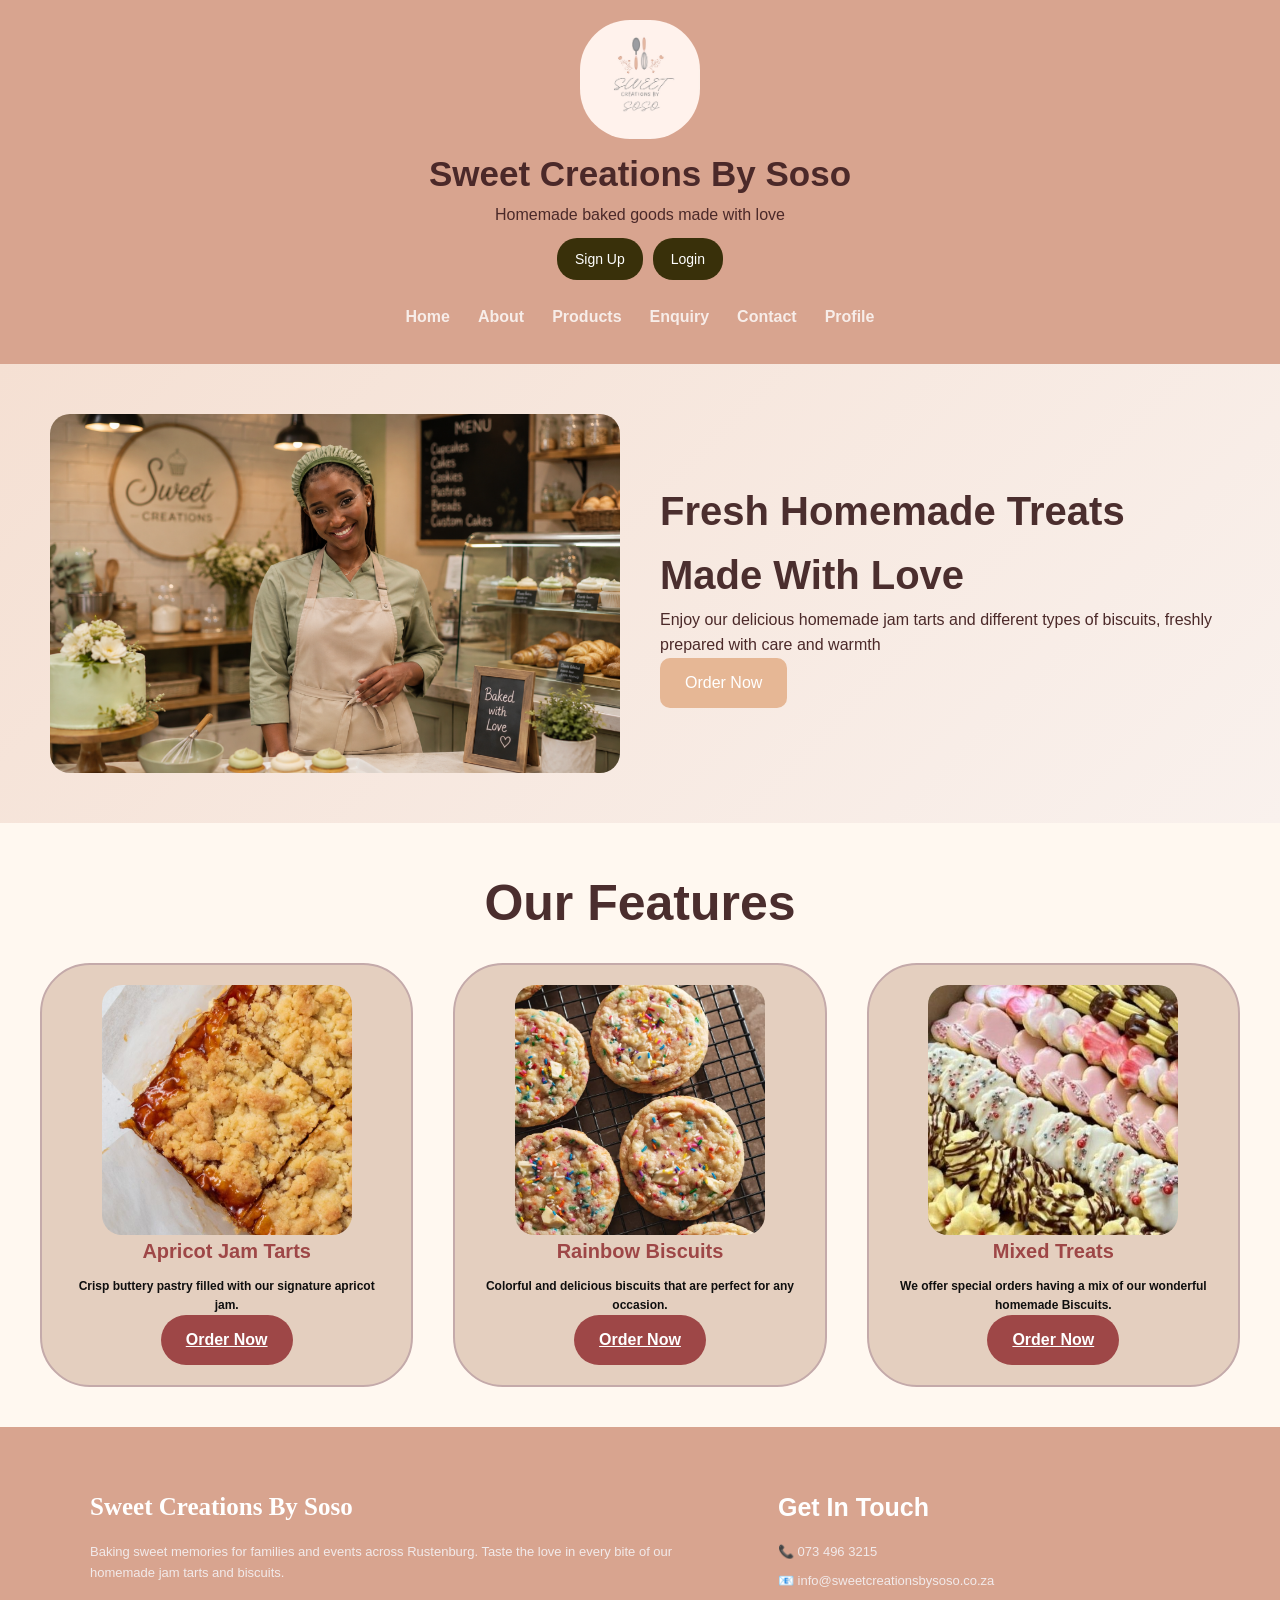
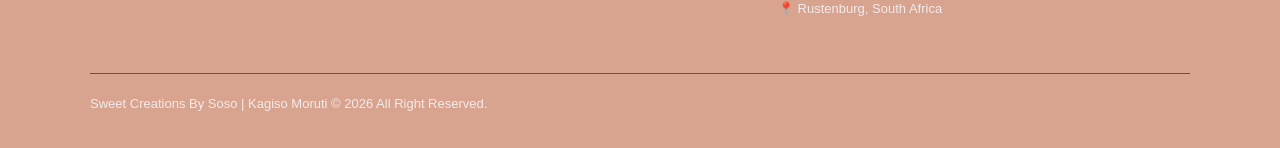
<file: index.html>
﻿
<!DOCTYPE html>
<html lang="en">
<head>
    <meta charset="UTF-8">
    <meta name="viewport" content="width=device-width, initial-scale=1.0">
    <meta name="description" content="Discover homemade jam tarts, biscuits and sweet treats from Sweet Creations By Soso in Rustenburg, South Africa. Browse our baked goods and place an order.">
    <meta name="author" content="Sweet Creations By Soso">
    <meta name="keywords" content="Sweet Creations By Soso, Rustenburg bakery, homemade baked goods, wholesale orders, special orders, product enquiries, jam tarts, biscuits, sweet treats">
    <title>Home | Sweet Creations By Soso</title>
    <link rel="stylesheet" href="css/styles.css">
    <link rel="icon" href="_images/_logo.jpg" type="image/jpeg">
    
</head>
<body>

        <!-- Header Section -->
        <header>
            <div class="logo">
                <img src="_images/_logo.jpg" height="150" width="150" alt="Sweet Creations Logo"> </div>
                <h1>Sweet Creations By Soso</h1>

                <p> Homemade baked goods made with love</p>

                 <div class="header-buttons">
                    <a href="signup.html">Sign Up</a></button>
                    <a href="login.html">Login</a></button>
        </div>

            <!-- Navigation -->
            <nav>
                    <a href="index.html">Home</a> |
                    <a href="about.html">About</a> |
                    <a href="products.html">Products</a> |
                    <a href="enquiry.html"> Enquiry</a> |
                    <a href="contact.html">Contact</a> |
                    <a href="profile.html">Profile</a> 
            </nav>
        </header>

        <!-- Main Contents -->
         <main>

            <!-- Hero Section -->
             <section class="hero">
                
                <img src="_images/_owner.png" height="1000" width="2500" alt="Homemade baked goods from Sweet Creations By Soso">

                <div class="hero-text">
                    <h2>Fresh Homemade Treats Made With Love</h2>
                    <p> Enjoy our delicious homemade jam tarts and different types of biscuits, freshly prepared with care and warmth</p>
                    
                    <a href="products.html" class="hero-button">Order Now</a></button>
                    
                </div>

            
             </section>

             <section class="features">
                <h2>Our Features</h2>
                <div class="features-container">

                    <div class="card">
                        <img src="_images/Jamtertjies _ Eggless Jam Tarts - The Big Tasty Bite.jpg" alt="Apricot Jam Tart">
                        <h3>Apricot Jam Tarts</h3>
                        <p>Crisp buttery pastry filled with our signature apricot jam.</p>
                        <a href="products.html" class="button">Order Now</a>
                    </div>

                    <div class="card">
                        <img src="_images/_rainbowbiscuits.jpg" alt="Rainbow Biscuits">
                        <h3>Rainbow Biscuits</h3>
                        <p>Colorful and delicious biscuits that are perfect for any occasion.</p>
                        <a href="products.html" class="button">Order Now</a>
                    </div>

                    <div class="card">
                        <img src="_images/specialorder2.jpg" alt="Special Orders">
                        <h3> Mixed Treats </h3>
                        <p>We offer special orders having a mix of our wonderful homemade Biscuits.</p>
                        <a href="products.html" class="button">Order Now</a>
                    </div>
                    
             </section>
         </main>

         <!-- Footer -->

        <footer>
            <div class="footer-container">

                <div>
                    <h3> Sweet Creations By Soso</h3>

                    <p>
                        Baking sweet memories for families and events across Rustenburg. Taste the love in every bite of our homemade jam tarts and biscuits.
                    </p>
                </div>

                <div class="footer-contact">

                    <h4> Get In Touch</h4>

                    <p> 📞 073 496 3215</p>
                    <p> 📧 info@sweetcreationsbysoso.co.za</p>
                    <p> 📍 Rustenburg, South Africa</p>
                </div>
            </div>
        

            <div class="footer-bottom">
            <p>Sweet Creations By Soso | Kagiso Moruti &copy; 2026 All Right Reserved.</p>
            </div>
        </footer>

            
             <script src="js/script.js" defer></script>
</body>
         </html>
</file>
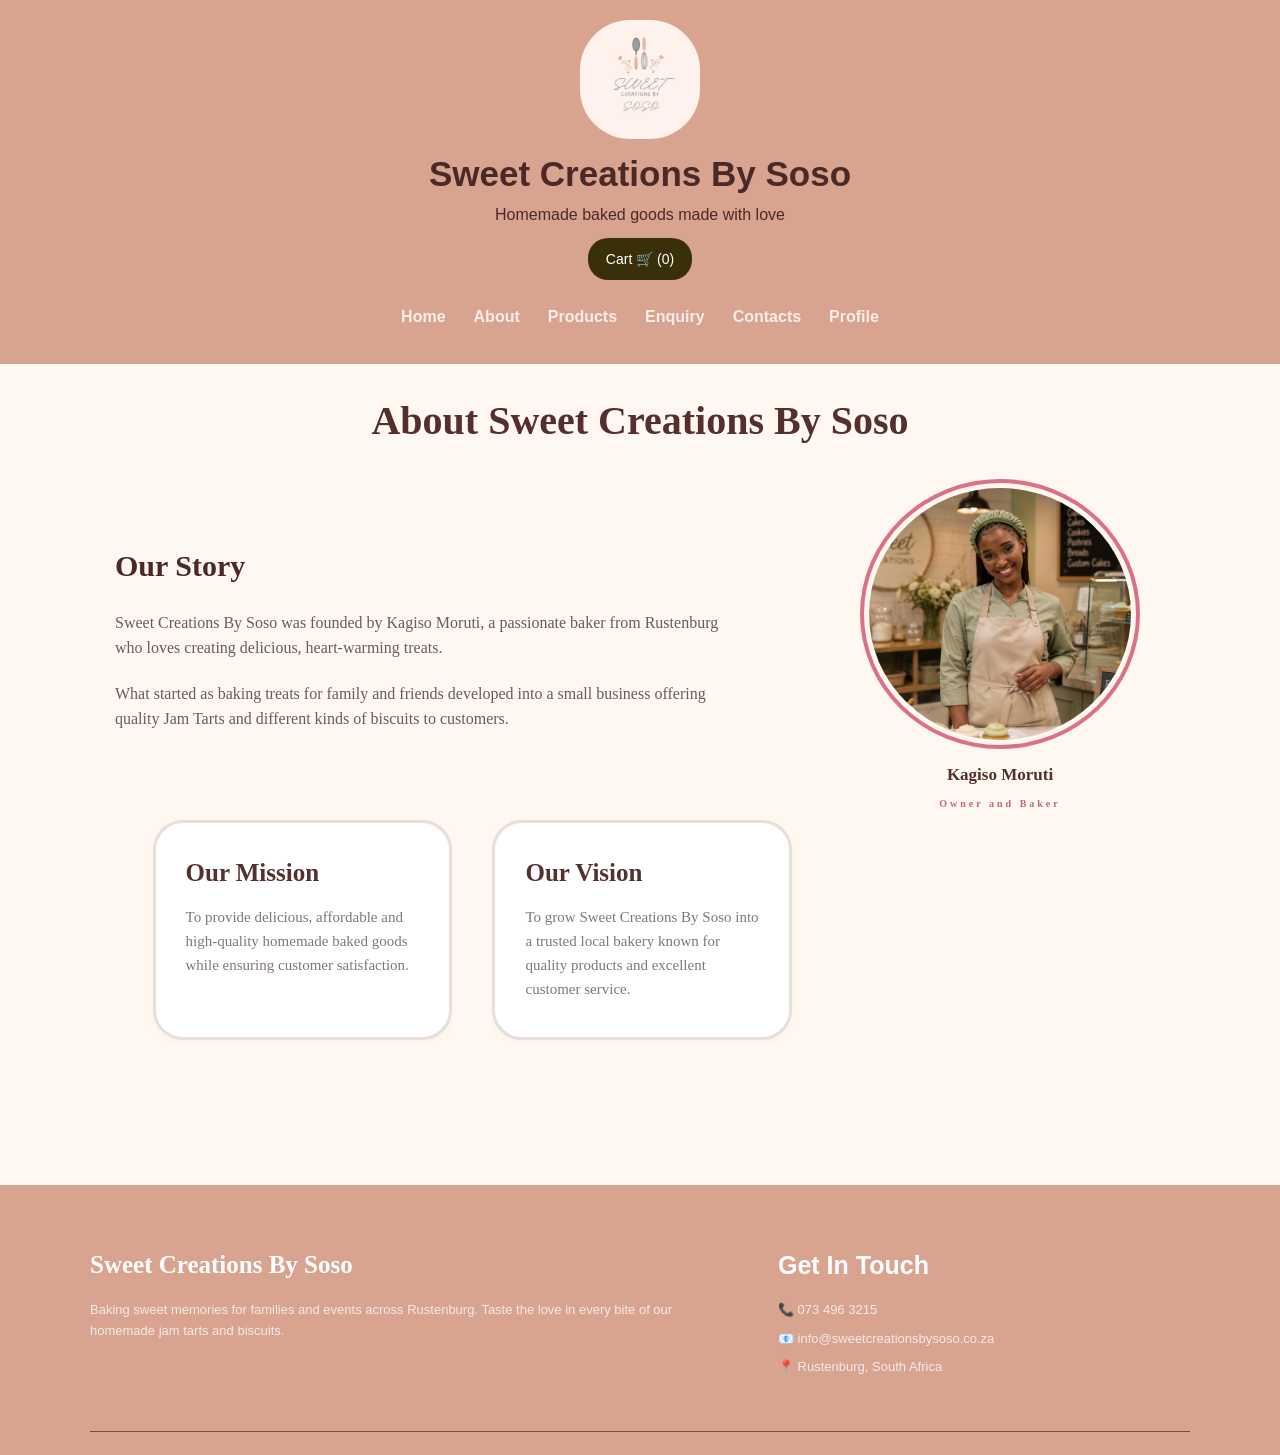
<file: about.html>
﻿<!DOCTYPE html>
<html lang ="en">
<head>
    <meta charset="UTF-8">
    <meta name="viewport" content="width=device-width, initial-scale=1.0">
    <meta name="description" content="Meet Sweet Creations By Soso, a Rustenburg bakery making homemade biscuits, jam tarts and sweet treats with love for families, gifts and events.">
    <meta name="author" content="Sweet Creations By Soso">
    <meta name="keywords" content="Sweet Creations By Soso, Rustenburg bakery, homemade baked goods, wholesale orders, special orders, product enquiries, about the bakery">
    <title>About Our Bakery | Sweet Creations By Soso</title>
    <link rel="stylesheet" href="css/styles.css">
    <link rel="icon" href="_images/_logo.jpg" type="image/jpeg">
</head>
<body>

        <header>
            <div class="logo">
                <img src="_images/_logo.jpg" height="150" weight="100" alt="Sweet Creations By Soso Logo"> </div>
                <h1> Sweet Creations By Soso </h1>
                
                 <p> Homemade baked goods made with love</p>

           <div class="header-buttons">
        <a href="cart.html">Cart 🛒</a></button>
        </div>

            <nav>
                <a href="index.html">Home</a> |
                <a href="about.html">About</a> |
                <a href="products.html">Products</a> |
                <a href="enquiry.html">Enquiry</a> |
                <a href="contact.html">Contacts</a> |
                <a href="profile.html">Profile</a>
            </nav>
        </header>

        <main>

            <sections class="about-heading">


                <h1>About Sweet Creations By Soso</h1>

            </sections>


            <section class="hero-section">
                <div class="hero-story">

                <h3> Our Story </h3>

                <p> Sweet Creations By Soso was founded by Kagiso Moruti, 
                    a passionate baker from Rustenburg who loves creating delicious, heart-warming treats.
                    
                </p>

                <p> What started as baking treats for family and friends
                    developed into a small business offering quality Jam Tarts and different kinds of biscuits to customers.</p>
                    </div>

                    <div class="owner">
                        <div class="owner-image">
                            <img src="_images/_owner.png" alt="Kagiso Moruti, owner and baker">
                        </div>

                        <h3>Kagiso Moruti</h3>
                        <span>Owner and Baker</span>
                    </div>
            </sections>

                    <section class="about-cards">
                    
                    <div class="cards">
                        <h4> Our Mission</h4>
                        <p> To provide delicious, affordable and high-quality homemade baked goods while ensuring customer satisfaction.</p>
                    </div>

                    <div class="cards">
                        <h4> Our Vision</h4>
                        <p> To grow Sweet Creations By Soso into a trusted local bakery known for quality products and excellent customer service.</p>
                        </div>

            </sections>
        </main>

        <footer>
            <div class="footer-container">

                <div>
                    <h3> Sweet Creations By Soso</h3>

                    <p>
                        Baking sweet memories for families and events across Rustenburg. Taste the love in every bite of our homemade jam tarts and biscuits.
                    </p>
                </div>

                <div class="footer-contact">

                    <h4> Get In Touch</h4>

                    <p> 📞 073 496 3215</p>
                    <p> 📧 info@sweetcreationsbysoso.co.za</p>
                    <p> 📍 Rustenburg, South Africa</p>
                </div>
            </div>
        

            <div class="footer-bottom">
            <p>Sweet Creations By Soso | Kagiso Moruti &copy; 2026 All Right Reserved.</p>
            </div>
        </footer>

        
        <script src="js/script.js" defer></script>
</body>
</html>
</file>
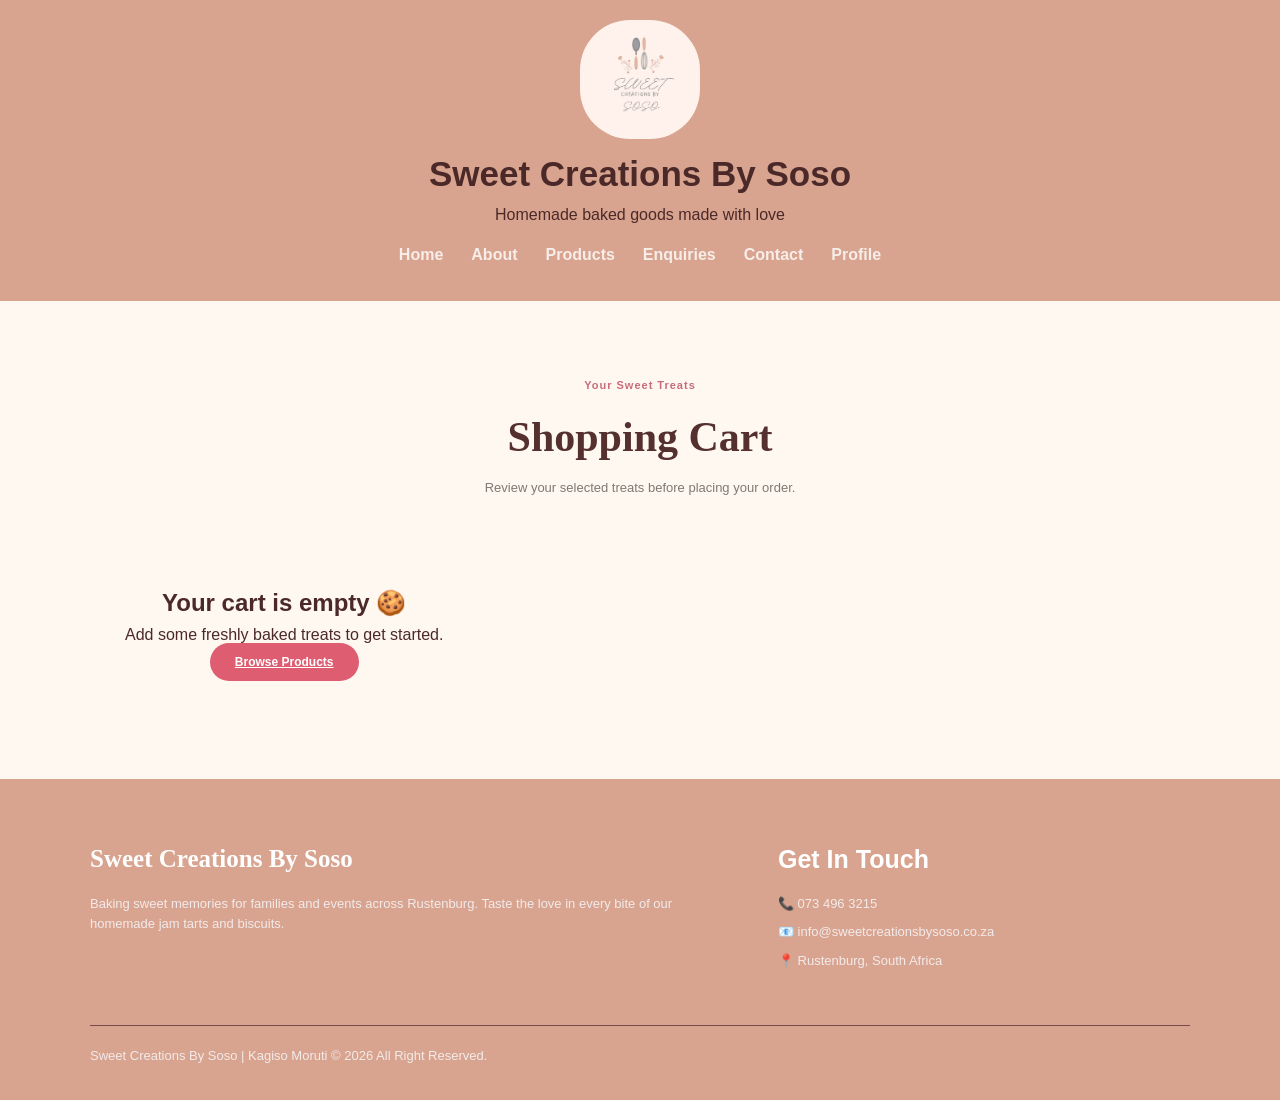
<file: cart.html>
﻿<!DOCTYPE html>
<html lang="en">
<head>
    <meta charset="UTF-8">
    <meta name="viewport" content="width=device-width, initial-scale=1.0">
    <meta name="description" content="Review the homemade baked goods you selected from Sweet Creations By Soso before continuing with your order enquiry.">
    <meta name="author" content="Sweet Creations By Soso">
    <meta name="keywords" content="Sweet Creations By Soso, Rustenburg bakery   , homemade baked goods, wholesale orders, special orders, product enquiries, shopping cart">
    <title>Shopping Cart | Sweet Creations By Soso</title>
    <link rel="stylesheet" href="css/styles.css">
    <link rel="icon" href="_images/_logo.jpg" type="image/jpeg">
</head>
<body>

        <!-- Header Section -->
        <header>
            <div class="logo">
                <img src="_images/_logo.jpg" height="150" width="150" alt="Sweet Creations Logo"> </div>
                <h1>Sweet Creations By Soso</h1>

                <p> Homemade baked goods made with love</p>

                 <div>
        
        </div>

            <nav>
                    <a href="index.html">Home</a> |
                    <a href="about.html">About</a> |
                    <a href="products.html">Products</a> |
                    <a href="enquiry.html"> Enquiries</a> |
                    <a href="contact.html">Contact</a> |
                    <a href="profile.html">Profile</a> 
            </nav>
        </header>


 <main class="cart-page">

        <section class="cart-heading">

            <span>Your Sweet Treats</span>

            <h1>Shopping Cart</h1>

            <p>
                Review your selected treats before placing your order.
            </p>

        </section>

             <section class="cart-container" aria-live="polite">
                 <!-- Cart items are rendered here from localStorage by js/script.js. -->
                         </section>
    </main>

      <footer>
            <div class="footer-container">

                <div>
                    <h3> Sweet Creations By Soso</h3>

                    <p>
                        Baking sweet memories for families and events across Rustenburg. Taste the love in every bite of our homemade jam tarts and biscuits.
                    </p>
                </div>

                <div class="footer-contact">

                    <h4> Get In Touch</h4>

                    <p> 📞 073 496 3215</p>
                    <p> 📧 info@sweetcreationsbysoso.co.za</p>
                    <p> 📍 Rustenburg, South Africa</p>
                </div>
            </div>

            <div class="footer-bottom">
            <p>Sweet Creations By Soso | Kagiso Moruti &copy; 2026 All Right Reserved.</p>
            </div>
        </footer>
        <script src="js/script.js" defer></script>
</body>
</html>
</file>
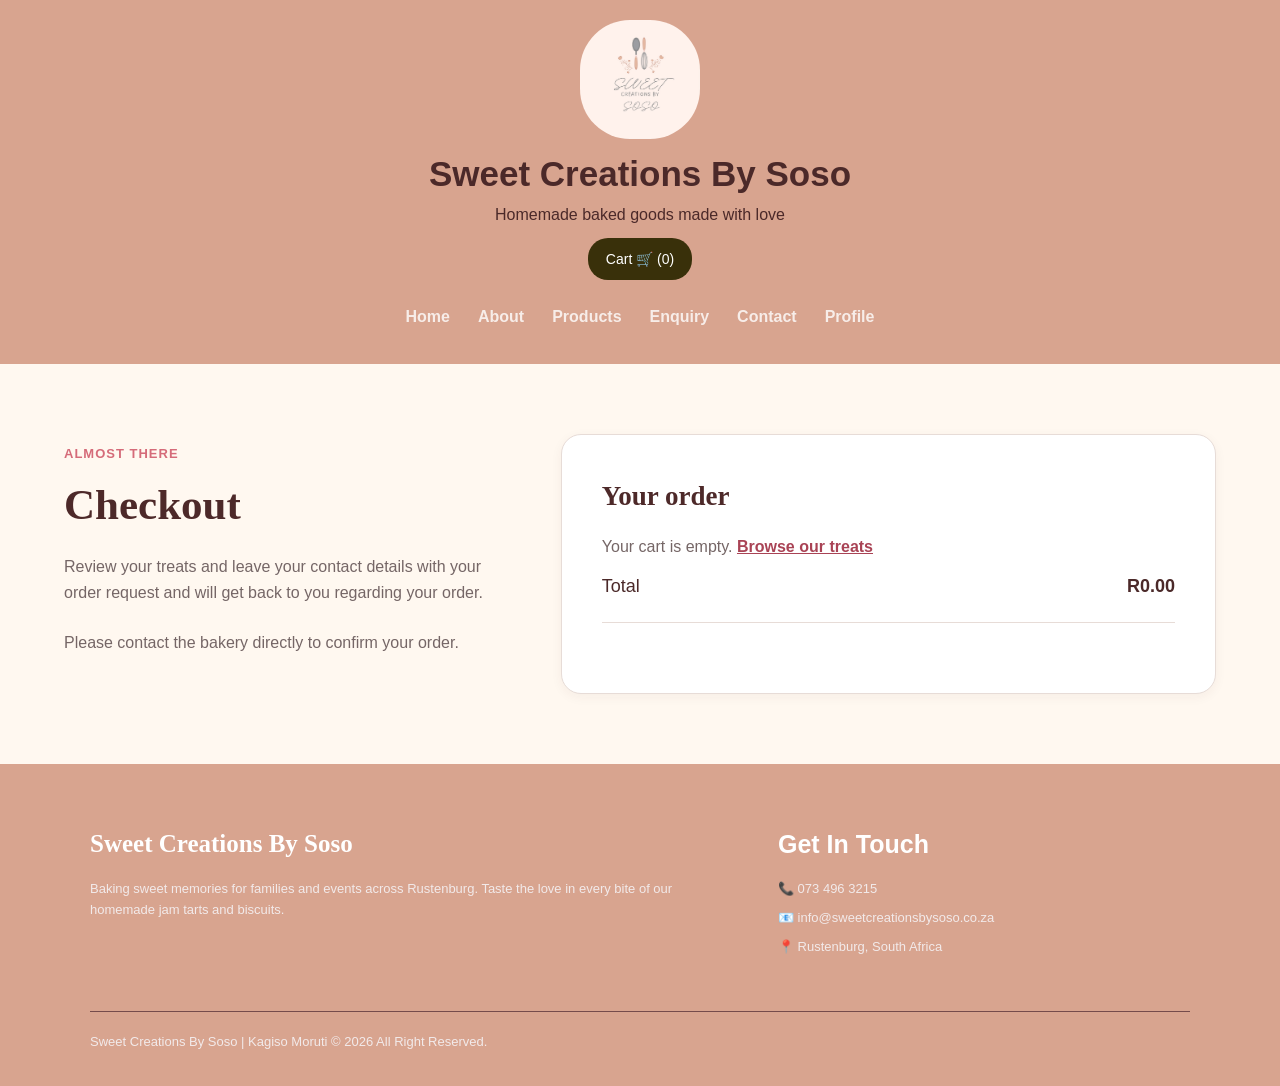
<file: checkout.html>
<!DOCTYPE html>
<html lang="en">
<head>
    <meta charset="UTF-8">
    <meta name="viewport" content="width=device-width, initial-scale=1.0">
    <meta name="description" content="Review your Sweet Creations By Soso order and leave your contact details to confirm it with the bakery.">
    <meta name="author" content="Sweet Creations By Soso">
    <meta name="keywords" content="Sweet Creations By Soso, Rustenburg bakery, homemade baked goods, wholesale orders, special orders, product enquiries, order confirmation">
    <title>Checkout | Sweet Creations By Soso</title>
    <link rel="stylesheet" href="css/styles.css">
    <link rel="icon" href="_images/_logo.jpg" type="image/jpeg">
</head>
<body>
    <header>
        <div class="logo">
            <img src="_images/_logo.jpg" height="150" width="150" alt="Sweet Creations By Soso Logo">
        </div>
        <h1>Sweet Creations By Soso </h1>
        <p>Homemade baked goods made with love</p>

        <div class="header-buttons">
            <a href="cart.html">Cart 🛒</a>
        </div>

        <nav>
            <a href="index.html">Home</a> |
            <a href="about.html">About</a> |
            <a href="products.html">Products</a> |
            <a href="enquiry.html">Enquiry</a> |
            <a href="contact.html">Contact</a> |
            <a href="profile.html">Profile</a>
        </nav>
    </header>

    <main>
        <section class="enquiry-section checkout-section">
            <div class="enquiry-info">
                <p class="small-title">Almost there</p>
                <h2>Checkout</h2>
                <p>Review your treats and leave your contact details with your order request and will get back to you regarding your order.</p>
                <p>Please contact the bakery directly to confirm your order.</p>
            </div>

            <div class="enquiry-form checkout-card">
                <div class="checkout-summary">
                    <h2>Your order</h2>
                    <div id="checkoutItems" aria-live="polite"></div>
                    <p class="checkout-total">Total <strong id="checkoutTotal">R0.00</strong></p>
                </div>

                <form id="checkoutForm">
                    <h2>Contact details</h2>
                    <div class="form-group">
                        <label for="checkoutName">Full name</label>
                        <input id="checkoutName" name="name" type="text" autocomplete="name" minlength="2" maxlength="80" required>
                    </div>
                    <div class="form-group">
                        <label for="checkoutEmail">Email address</label>
                        <input id="checkoutEmail" name="email" type="email" autocomplete="email" maxlength="254" required>
                    </div>
                    <div class="form-group">
                        <label for="checkoutPhone">Phone number</label>
                        <input id="checkoutPhone" name="phone" type="tel" autocomplete="tel" inputmode="tel" pattern="[+\(\)0-9\s\-]{7,20}" minlength="7" maxlength="20" required>
                    </div>
                    <div class="form-group">
                        <label for="checkoutNotes">Order notes <span>(optional)</span></label>
                        <textarea id="checkoutNotes" name="notes" rows="4" maxlength="1000" placeholder="Anything you'd like us to know?"></textarea>
                    </div>
                    <button class="submit-btn" id="placeOrderButton" type="submit">Send order request</button>
                </form>
            </div>
        </section>
    </main>

    <footer>
        <div class="footer-container">
            <div>
                <h3>Sweet Creations By Soso</h3>
                <p>Baking sweet memories for families and events across Rustenburg. Taste the love in every bite of our homemade jam tarts and biscuits.</p>
            </div>
            <div class="footer-contact">
                <h4>Get In Touch</h4>
                <p> 📞 073 496 3215</p>
                <p> 📧 info@sweetcreationsbysoso.co.za</p>
                <p> 📍 Rustenburg, South Africa</p>
            </div>
        </div>
        <div class="footer-bottom">
            <p>Sweet Creations By Soso | Kagiso Moruti &copy; 2026 All Right Reserved.</p>
        </div>
    </footer>
    <script src="js/script.js" defer></script>
</body>
</html>
</file>
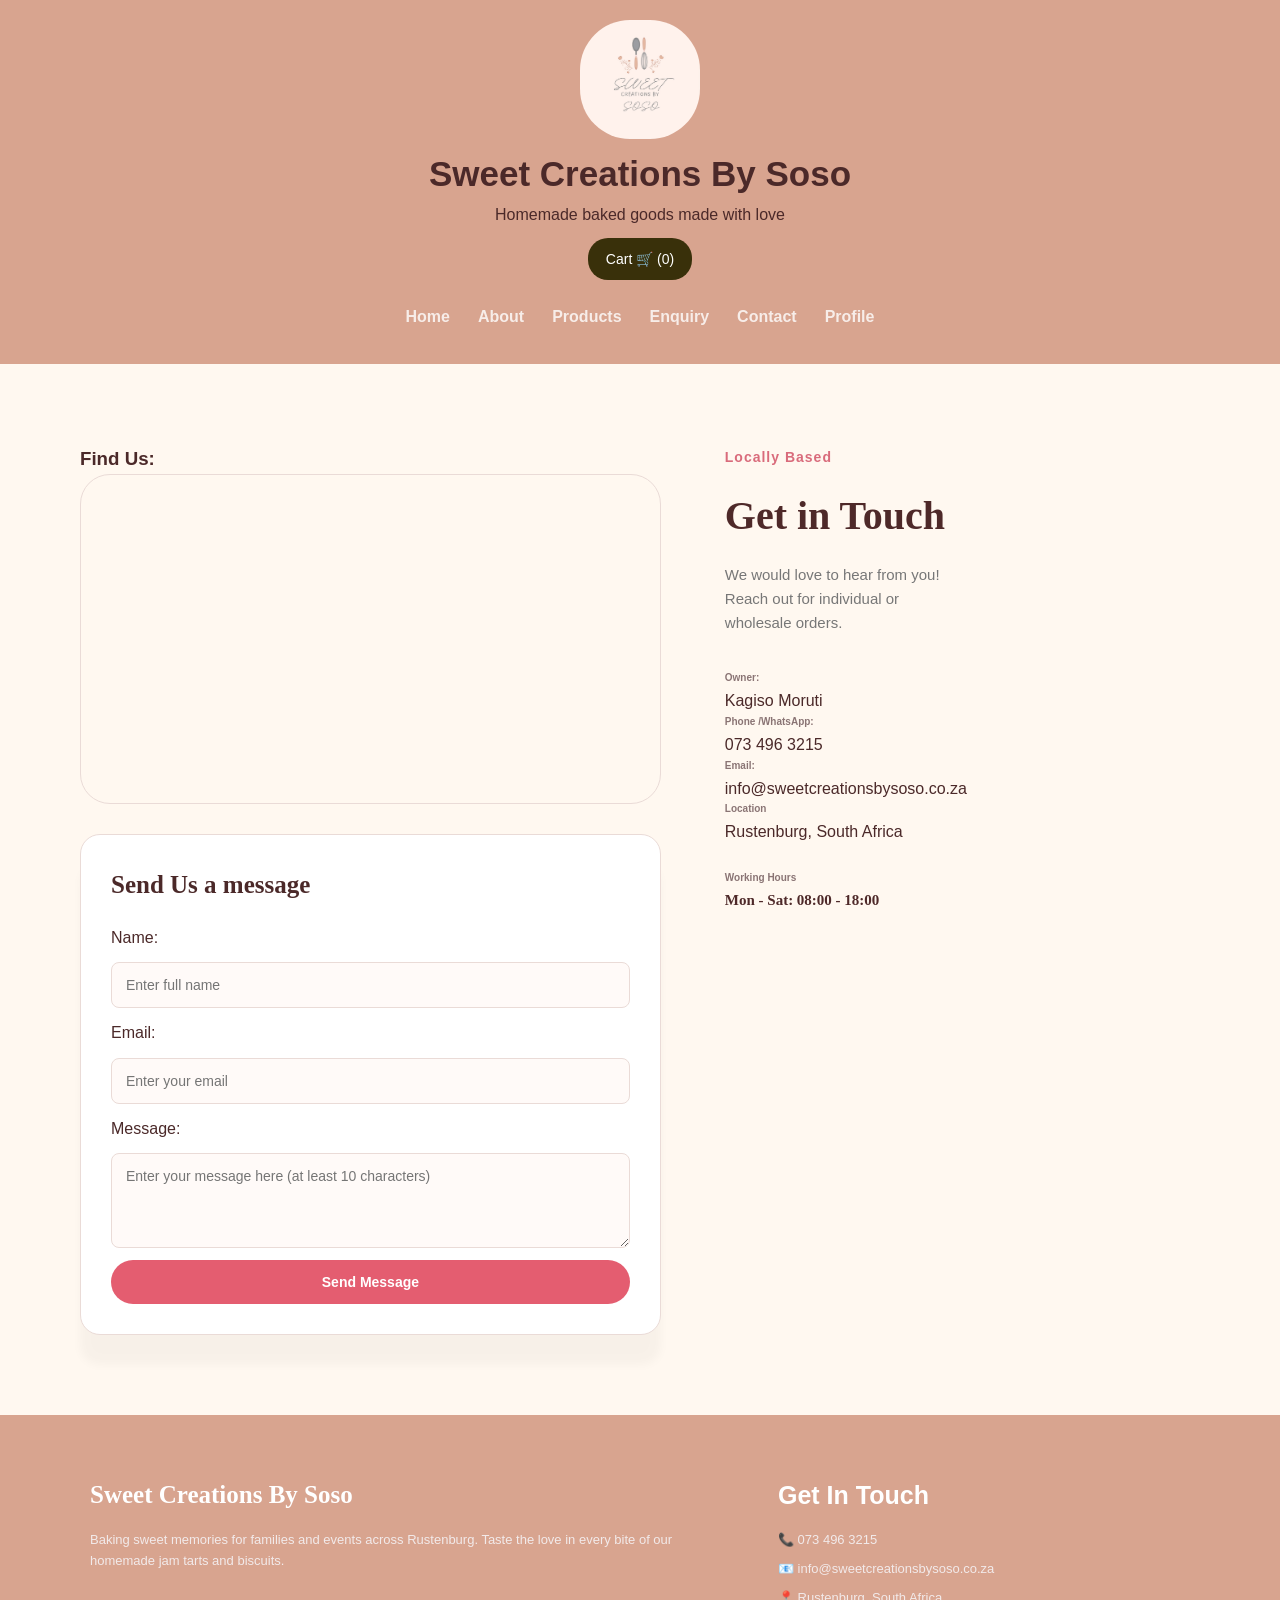
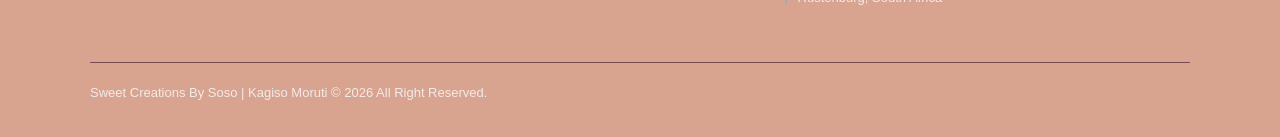
<file: contact.html>
﻿<!DOCTYPE html>
<html lang="en">
<head>
    <meta charset="UTF-8">
    <meta name="viewport" content="width=device-width, initial-scale=1.0">
    <meta name="description" content="Contact Sweet Creations By Soso in Rustenburg, South Africa, for homemade baked goods, wholesale orders, special orders and product enquiries.">
    <meta name="author" content="Sweet Creations By Soso">
    <meta name="keywords" content="Sweet Creations By Soso, Rustenburg bakery, homemade baked goods, wholesale orders, special orders, product enquiries, contact information">
    
    <title>Contact Sweet Creations By Soso | Rustenburg Bakery</title>
    <link rel="stylesheet" href="css/styles.css">
    <link rel="icon" href="_images/_logo.jpg" type="image/jpeg">
</head>
<body>

        <header>
            <div class="logo">
            <img src="_images/_logo.jpg" height="150" weight="100" alt="Sweet Creations By Soso logo"> </div>
            <h1>Sweet Creations By Soso</h1>
             <p> Homemade baked goods made with love</p>
            
        </div>

        <div class="header-buttons">
        <a href="cart.html">Cart 🛒</a></button>
        </div>

        <nav>
            <a href="index.html">Home</a> |
            <a href="about.html"> About</a> |
            <a href="products.html"> Products</a> |
            <a href="enquiry.html">Enquiry</a> |
            <a href="contact.html">Contact</a> |
            <a href="profile.html">Profile</a>
        </nav>
        </header>

        <main>
            <section class="contact-section">

                <div class="contact-forms">
                    <div class="contact-row">
                        <h3>Find Us:</h3>
                        <div class="map">
                            <iframe src="https://www.google.com/maps/embed?pb=!1m18!1m12!1m3!1d230187.30009269802!2d27.088725751701244!3d-25.64885800627231!2m3!1f0!2f0!3f0!3m2!1i1024!2i768!4f13.1!3m3!1m2!1s0x1ebe0bfb718dca95%3A0x2a3b3a9dd96ebbdc!2sRustenburg!5e0!3m2!1sen!2sza!4v1788113431678!5m2!1sen!2sza" width="600" height="450" style="border:0;" allowfullscreen="" loading="lazy" referrerpolicy="strict-origin-when-cross-origin"></iframe>
                        </div>
                    </div>

                    <div class="message-box">
                        <h3>Send Us a message</h3>

                        <form action="#" method="post">
                            <label for="contact-name">Name:</label>
                            <input type="text" id="contact-name" name="name" autocomplete="name" minlength="2" maxlength="80" placeholder="Enter full name" required>

                            <label for="contact-email">Email:</label>
                            <input type="email" id="contact-email" name="email" autocomplete="email" maxlength="254" placeholder="Enter your email" required>

                            <label for="contact-message">Message:</label>
                            <textarea id="contact-message" name="message" minlength="10" maxlength="2000" rows="5" placeholder="Enter your message here (at least 10 characters)" required></textarea>

                            <button type="submit" class="submit-btn">Send Message</button>
                        </form>
                    </div>
                </div>

                <div class="contact-info">
                    <span class="small-title">Locally Based</span>

                    <h2>Get in Touch</h2>

                    <p class="intro">
                        We would love to hear from you!<br>
                        Reach out for individual or<br>
                        wholesale orders.
                    </p>

                    <div class="contact-item">
                        <div>
                            <span>Owner:</span></strong>Kagiso Moruti</strong>
                            <span>Phone /WhatsApp:</span></strong>073 496 3215</strong>
                            <span>Email:</span></strong>info@sweetcreationsbysoso.co.za</strong>
                            <span>Location</span></strong>Rustenburg, South Africa</strong>
                        </div>
                    </div>

                    <div class="contact-item">
                        <div>
                            <span>Working Hours</span>
                            <strong>Mon - Sat: 08:00 - 18:00 </strong>
                        </div>
                    </div>
                </div>
            </section>
        </main>

        <footer>
            <div class="footer-container">

                <div>
                    <h3> Sweet Creations By Soso</h3>

                    <p>
                        Baking sweet memories for families and events across Rustenburg. Taste the love in every bite of our homemade jam tarts and biscuits.
                    </p>
                </div>

                <div class="footer-contact">

                    <h4> Get In Touch</h4>

                    <p> 📞 073 496 3215</p>
                    <p> 📧 info@sweetcreationsbysoso.co.za</p>
                    <p> 📍 Rustenburg, South Africa</p>
                </div>
            </div>

            <div class="footer-bottom">
            <p>Sweet Creations By Soso | Kagiso Moruti &copy; 2026 All Right Reserved.</p>
            </div>
        </footer>
        <script src="js/script.js" defer></script>
</body>
</html>
</file>
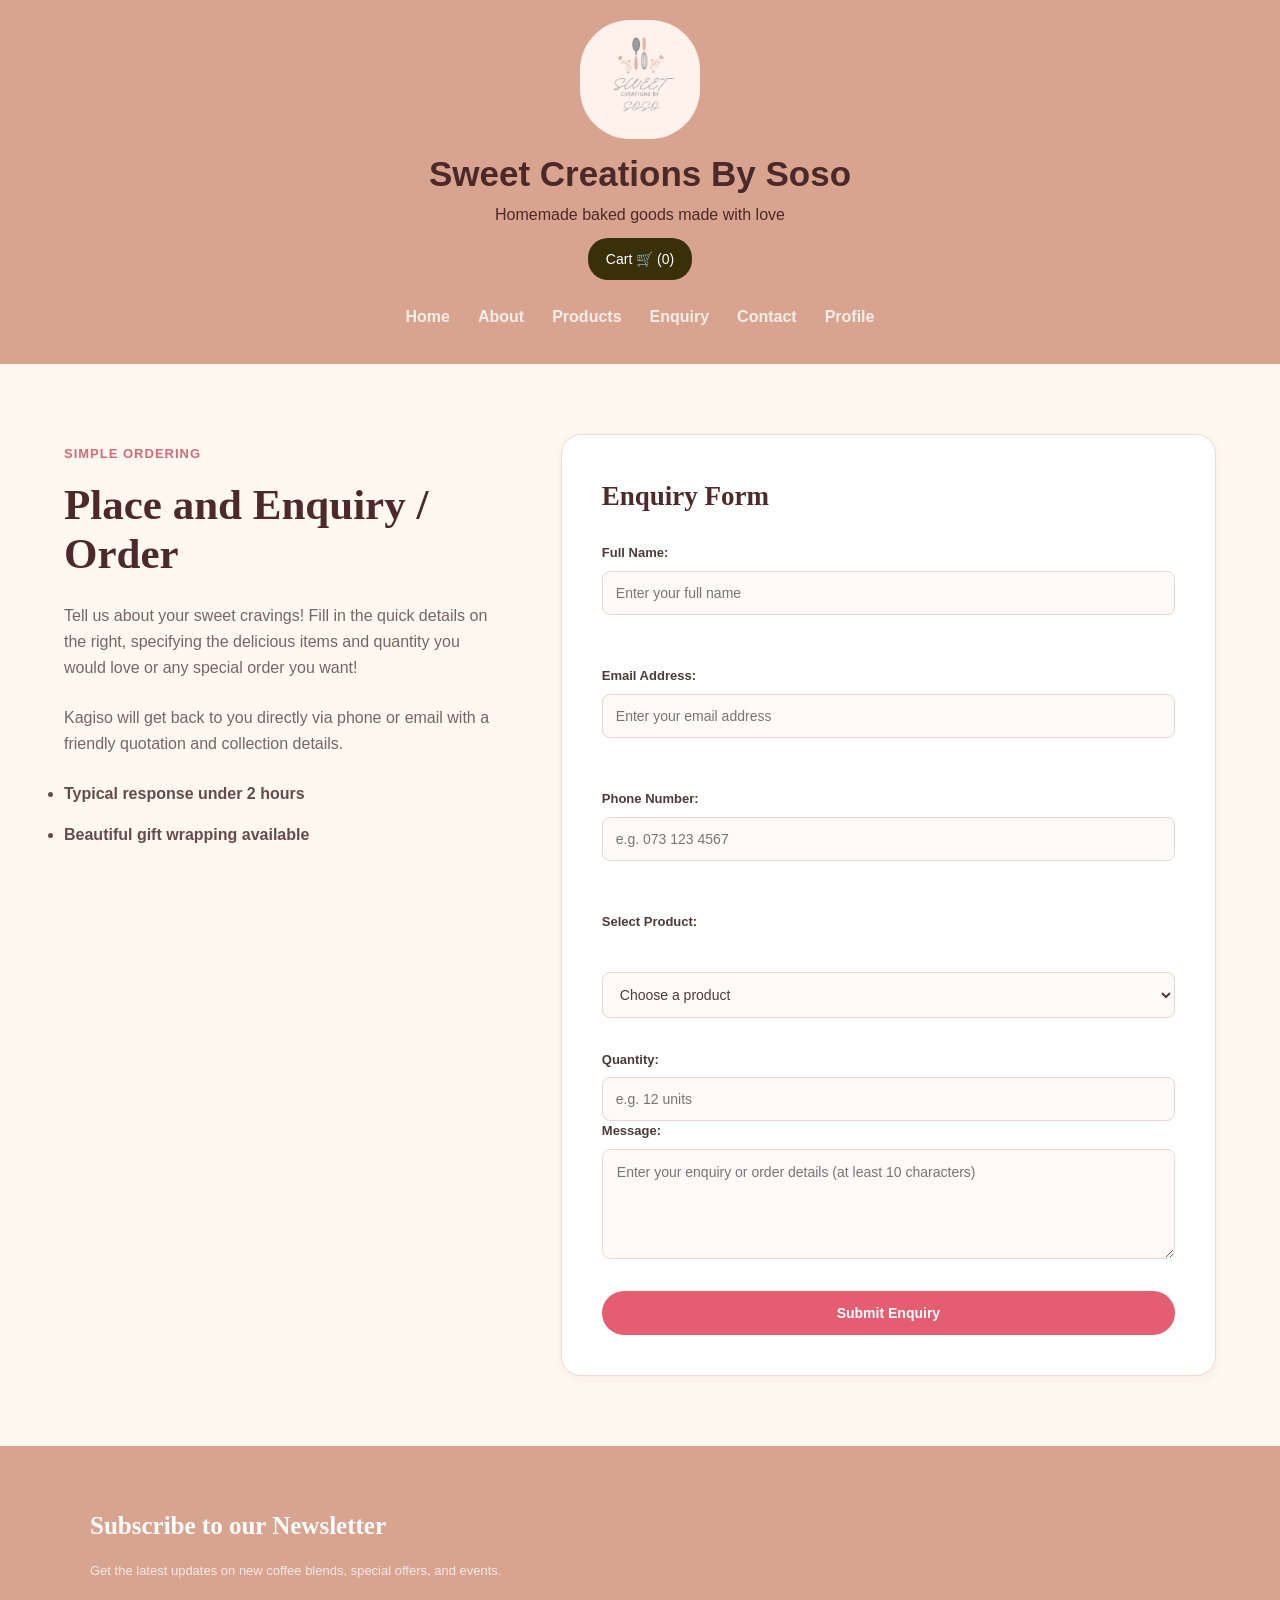
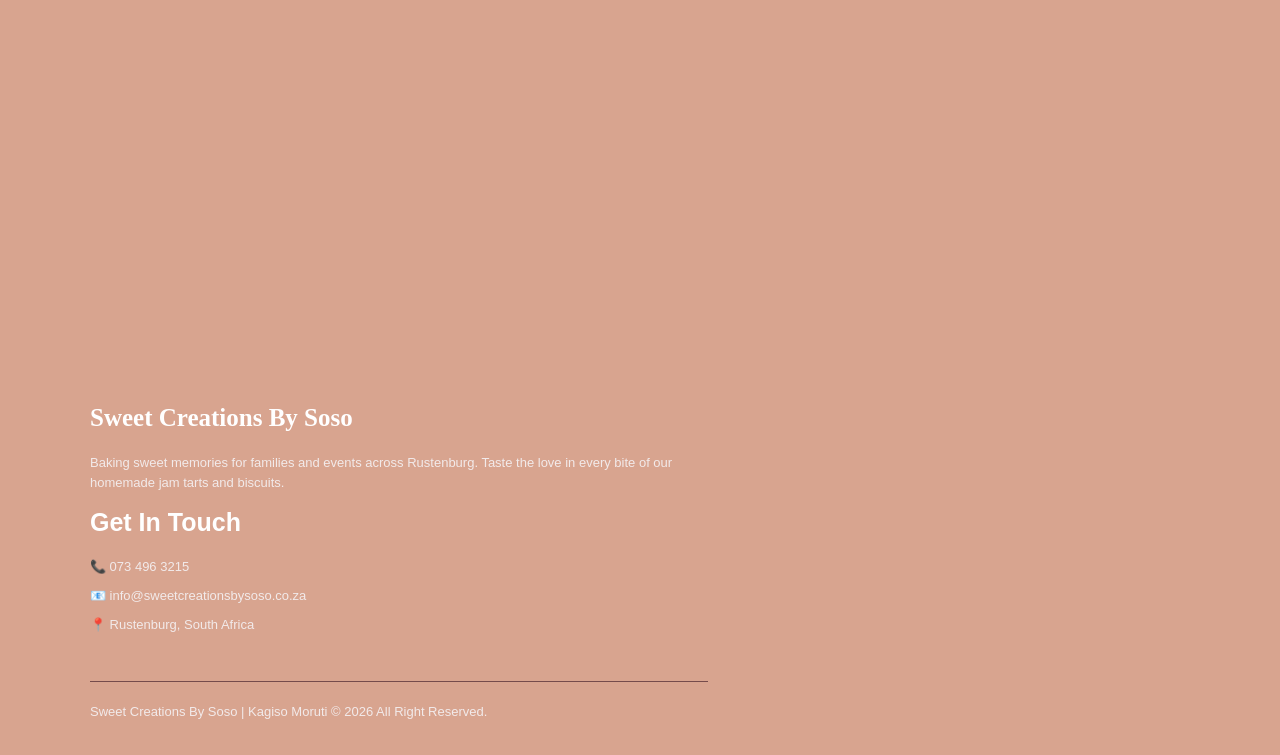
<file: enquiry.html>
﻿<!DOCTYPE html>
 <html lang="en">
<head>
    <meta charset="UTF-8">
    <meta name="viewport" content="width=device-width, initial-scale=1.0">
    <meta name="description" content="Request a quote or place an enquiry for homemade jam tarts, biscuits and custom sweet treats from Sweet Creations By Soso in Rustenburg.">
    <meta name="author" content="Sweet Creations By Soso">
    <meta name="keywords" content="Sweet Creations By Soso, Rustenburg bakery, homemade baked goods, wholesale orders, special orders, product enquiries, order enquiry">
    <title>Order Enquiry | Sweet Creations By Soso</title>
    <link rel="stylesheet" href="css/styles.css">
    <link rel="icon" href="_images/_logo.jpg" type="image/jpeg">
</head>
<body>

    <header>
        <div class="logo"> 
            <img src="_images/_logo.jpg" height="150" weight="100" alt="Sweet Creations By Soso Logo"> </div>
            <h1> Sweet Creations By Soso</h1>
             <p> Homemade baked goods made with love</p>
        </div>

        <div class="header-buttons">
        <a href="cart.html">Cart 🛒</a></button>
        </div>
        <nav>
            <a href="index.html"> Home</a> |
            <a href="about.html"> About</a> |
            <a href="products.html">Products</a> |
            <a href="enquiry.html"> Enquiry</a> |
            <a href="contact.html"> Contact </a> |
            <a href="profile.html">Profile</a>
        </nav>
    </header>

    <main>

        <section class="enquiry-section">

            <div class="enquiry-info">

                <p class="small-title">
                    Simple Ordering
                </p>

                <h2>
                    Place and Enquiry / Order
                </h2>

                <p>
                    Tell us about your sweet cravings!
                    Fill in the quick details on the right, specifying the delicious items and quantity you would love or any special order you want!
                </p>

                <p>
                    Kagiso will get back to you directly via phone or email with a friendly quotation and collection details.
                </p>

                <ul>
                    <li>
                        Typical response under 2 hours
                    </li>

                    <li>
                        Beautiful gift wrapping available
                    </li>
                </ul>
            </div>

            <div class="enquiry-form">

                <h2>
                    Enquiry Form
                </h2>

            <form action="#" method="post">
                    <div class="form-row">
                    
                    <div class="form-group">

                <label for="enquiryName">Full Name:</label>
                <input type="text" id="enquiryName" name="name" autocomplete="name" minlength="2" maxlength="80" placeholder="Enter your full name" required><br><br>

                <label for="enquiryEmail">Email Address:</label>
                <input type="email" id="enquiryEmail" name="email" autocomplete="email" maxlength="254" placeholder="Enter your email address" required><br><br>

                <label for="phone">Phone Number:</label>
                <input type="tel" id="phone" name="phone" autocomplete="tel" inputmode="tel" pattern="[+()0-9\s-]{7,20}" minlength="7" maxlength="20" placeholder="e.g. 073 123 4567" required><br><br>

                <label for="products"> Select Product:</label>
            </div>
            </div>
                <div class="form-group">
                <select id="product" name="product" required>
                    <option value=""> Choose a product</option>
                    <option value="Apricot Jam Tart">Apricot Jam Tart</option>
                    <option value="Raspberry Jam Tart">Raspberry Jam Tart</option>
                    <option value="Rainbow-biscuits"> Rainbow Biscuit</option>
                    <option value="Strippy-biscuit">Strippy Biscuit</option>
                    <option value="Heart-biscuit">Heart Biscuit</option>
                    <option value="LongLay-biscuit"> LongLay Biscuit</option>
                    <option value="Mixed-Treats"> Mixed Treats</option>
                    <option value="Special-Orders">Special Orders</option>
                </select>
                </div>

                <div class="form-group">

                <label for="quantity"> Quantity:</label>
                <input type="number" id="quantity" name="quantity" min="1" max="500" step="1" inputmode="numeric" placeholder="e.g. 12 units" required>

                <label for="message">Message:</label>
                <textarea id="message" name="message" rows="5" minlength="10" maxlength="2000" placeholder="Enter your enquiry or order details (at least 10 characters)" required></textarea>
                </div>

                <button type="submit" class="submit-btn">Submit Enquiry</button>
            </form>

        </div>
    
</section>
</main>

    <footer>
            <div class="footer-container">

               <!----Newsletter content---->
            <div class="newsletter">
                <h3>Subscribe to our Newsletter</h3>
                <p>Get the latest updates on new coffee blends, special offers, and events.</p>
                <iframe
                    src="https://docs.google.com/forms/d/e/1FAIpQLSfzeJdADzN3ukIkW70vQ4eUWuWMQ4OcsGCSjOqU1KdDTKQukg/viewform?usp=header"
                    width="100%" height="400" frameborder="0" marginheight="0" marginwidth="0">Loading…</iframe>
                <div id="newsletter-feedback" class="newsletter-feedback"></div>
             
                
         


                <div class="footer-contact">

                  <div><h3> Sweet Creations By Soso</h3>

                    <p>
                        Baking sweet memories for families and events across Rustenburg. Taste the love in every bite of our homemade jam tarts and biscuits.
                    </p>

                    <h4> Get In Touch</h4>

                    <p> 📞 073 496 3215</p>
                    <p> 📧 info@sweetcreationsbysoso.co.za</p>
                    <p> 📍 Rustenburg, South Africa</p>
                </div>
            </div>

            <div class="footer-bottom">
            <p>Sweet Creations By Soso | Kagiso Moruti &copy; 2026 All Right Reserved.</p>
            </div>
        </footer>
  
    <script src="js/script.js" ></script>
</body>
 </html>
</file>
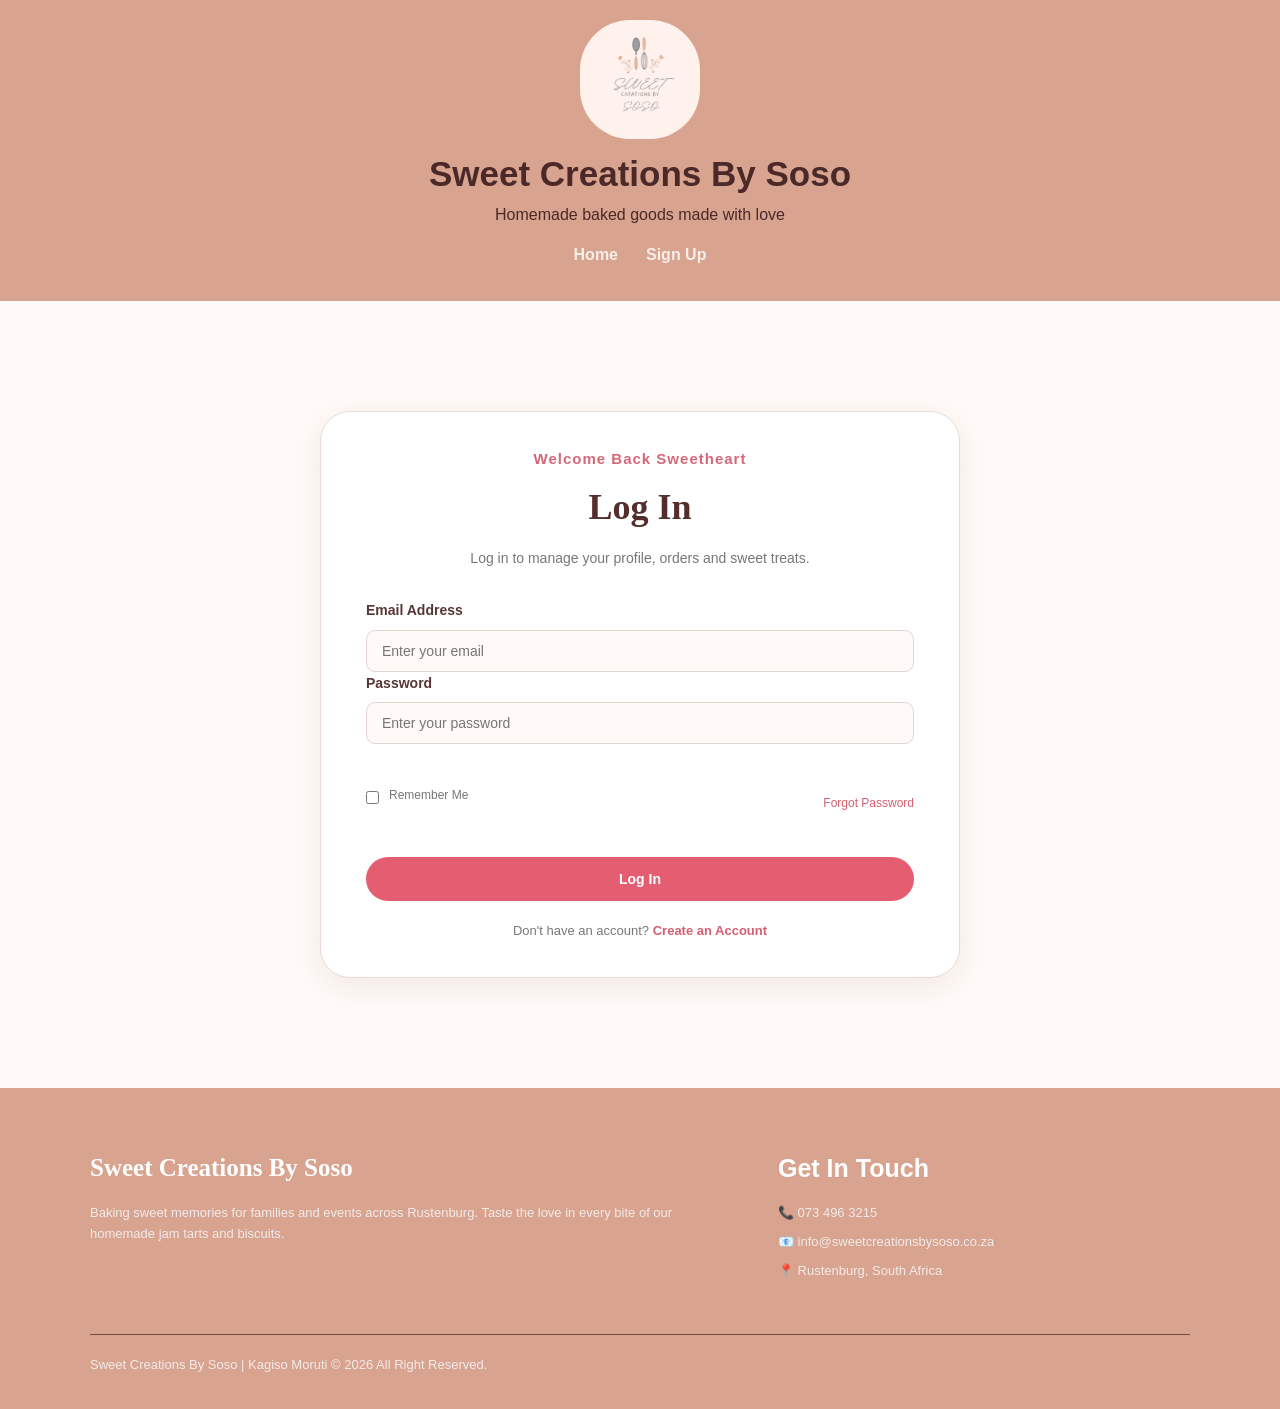
<file: login.html>
﻿<!DOCTYPE html>
<html lang="en">
<head>
    <meta charset="UTF-8">
    <meta name="viewport" content="width=device-width, initial-scale=1.0">
    <meta name="description" content="Log in to your Sweet Creations By Soso demo account to view your profile and continue your homemade baked goods order enquiry.">
    <meta name="author" content="Sweet Creations By Soso">
    <meta name="keywords" content="Sweet Creations By Soso, Rustenburg bakery, homemade baked goods, wholesale orders, special orders, product enquiries, customer login">
    <title>Customer Login | Sweet Creations By Soso</title>
    <link rel="stylesheet" href="css/styles.css">
    <link rel="icon" href="_images/_logo.jpg" type="image/jpeg">
</head>
<body>

        <!-- Header Section -->
        <header>
            <div class="logo">
                <img src="_images/_logo.jpg" height="150" width="150" alt="Sweet Creations Logo"> </div>
                <h1>Sweet Creations By Soso</h1>

                <p> Homemade baked goods made with love</p>

                <nav>
                    <a href="index.html">Home</a> |
                    <a href="signup.html">Sign Up</a>
                </nav>
</header>

<main class="auth-page">

    <div class="auth-card">

        <p class="auth-small-title">
            Welcome Back Sweetheart
        </p>

        <h1>
            Log In
        </h1>

        <p class="auth-description">
            Log in to manage your profile, orders and sweet treats.
        </p>

        <form id="loginForm">

            <div class="auth-form-group">

                <label for="loginEmail">
                    Email Address
                </label>

                <input
                type="email" id="loginEmail" name="email" autocomplete="username" maxlength="254" placeholder="Enter your email" required>

                <label for="loginPassword">
                    Password
                </label>
                <input
                type="password" id="loginPassword" placeholder="Enter your password" required>
            </div>

            <div class="login-option">
                <label class="terms">
                    <input 
                    type="checkbox" id="remeberMe" required>
                    <span>Remember Me</span>
                </label>

                <a href="#">Forgot Password</a>
            </div>

            <button type="submit" class="submit-btn">Log In</button>
        </form>

       

        <p class="switch">
            Don't have an account?

            <a href="signup.html">Create an Account</a>
        </p>
    </div>
</main>

<footer>
            <div class="footer-container">

                <div>
                    <h3> Sweet Creations By Soso</h3>

                    <p>
                        Baking sweet memories for families and events across Rustenburg. Taste the love in every bite of our homemade jam tarts and biscuits.
                    </p>
                </div>

                <div class="footer-contact">

                    <h4> Get In Touch</h4>

                    <p> 📞 073 496 3215</p>
                    <p> 📧 info@sweetcreationsbysoso.co.za</p>
                    <p> 📍 Rustenburg, South Africa</p>
                </div>
            </div>

            <div class="footer-bottom">
            <p>Sweet Creations By Soso | Kagiso Moruti &copy; 2026 All Right Reserved.</p>
            </div>
        </footer>
    <script src="js/script.js" defer></script>
</body>
</html>
</file>
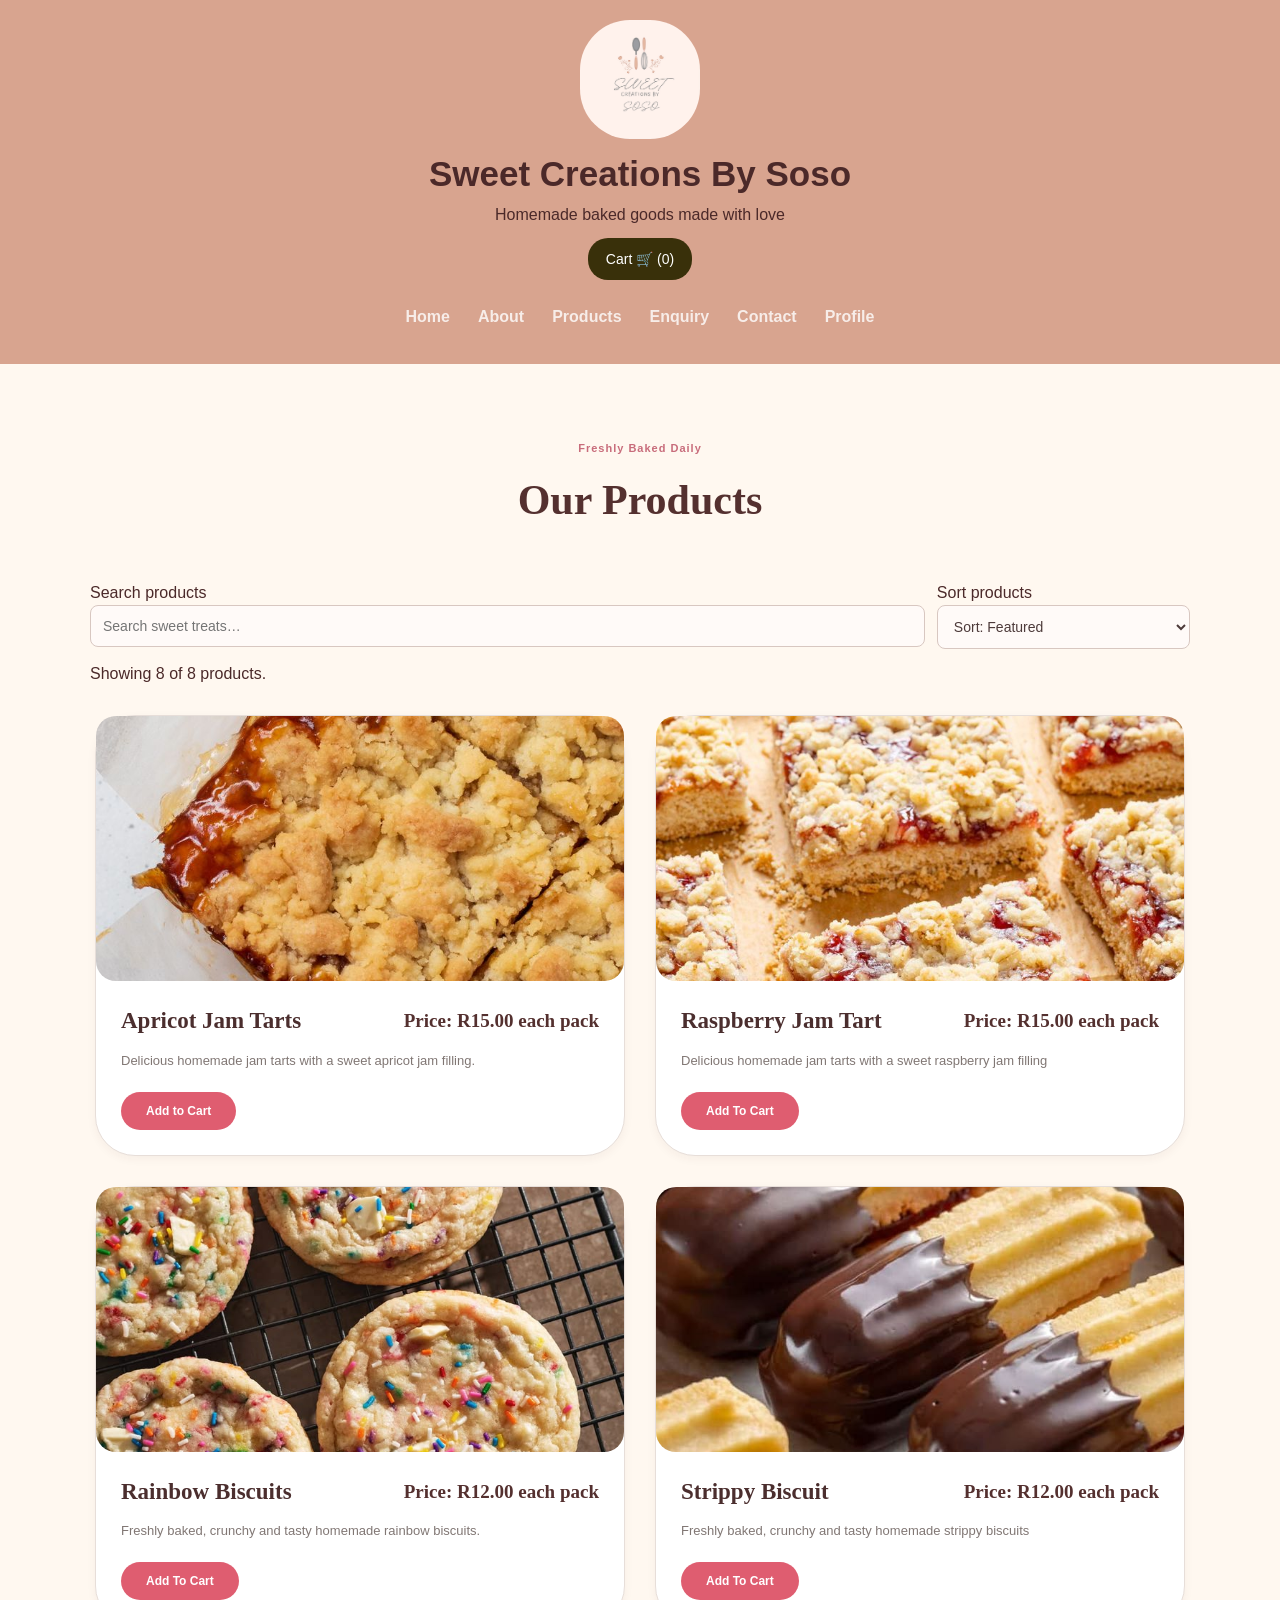
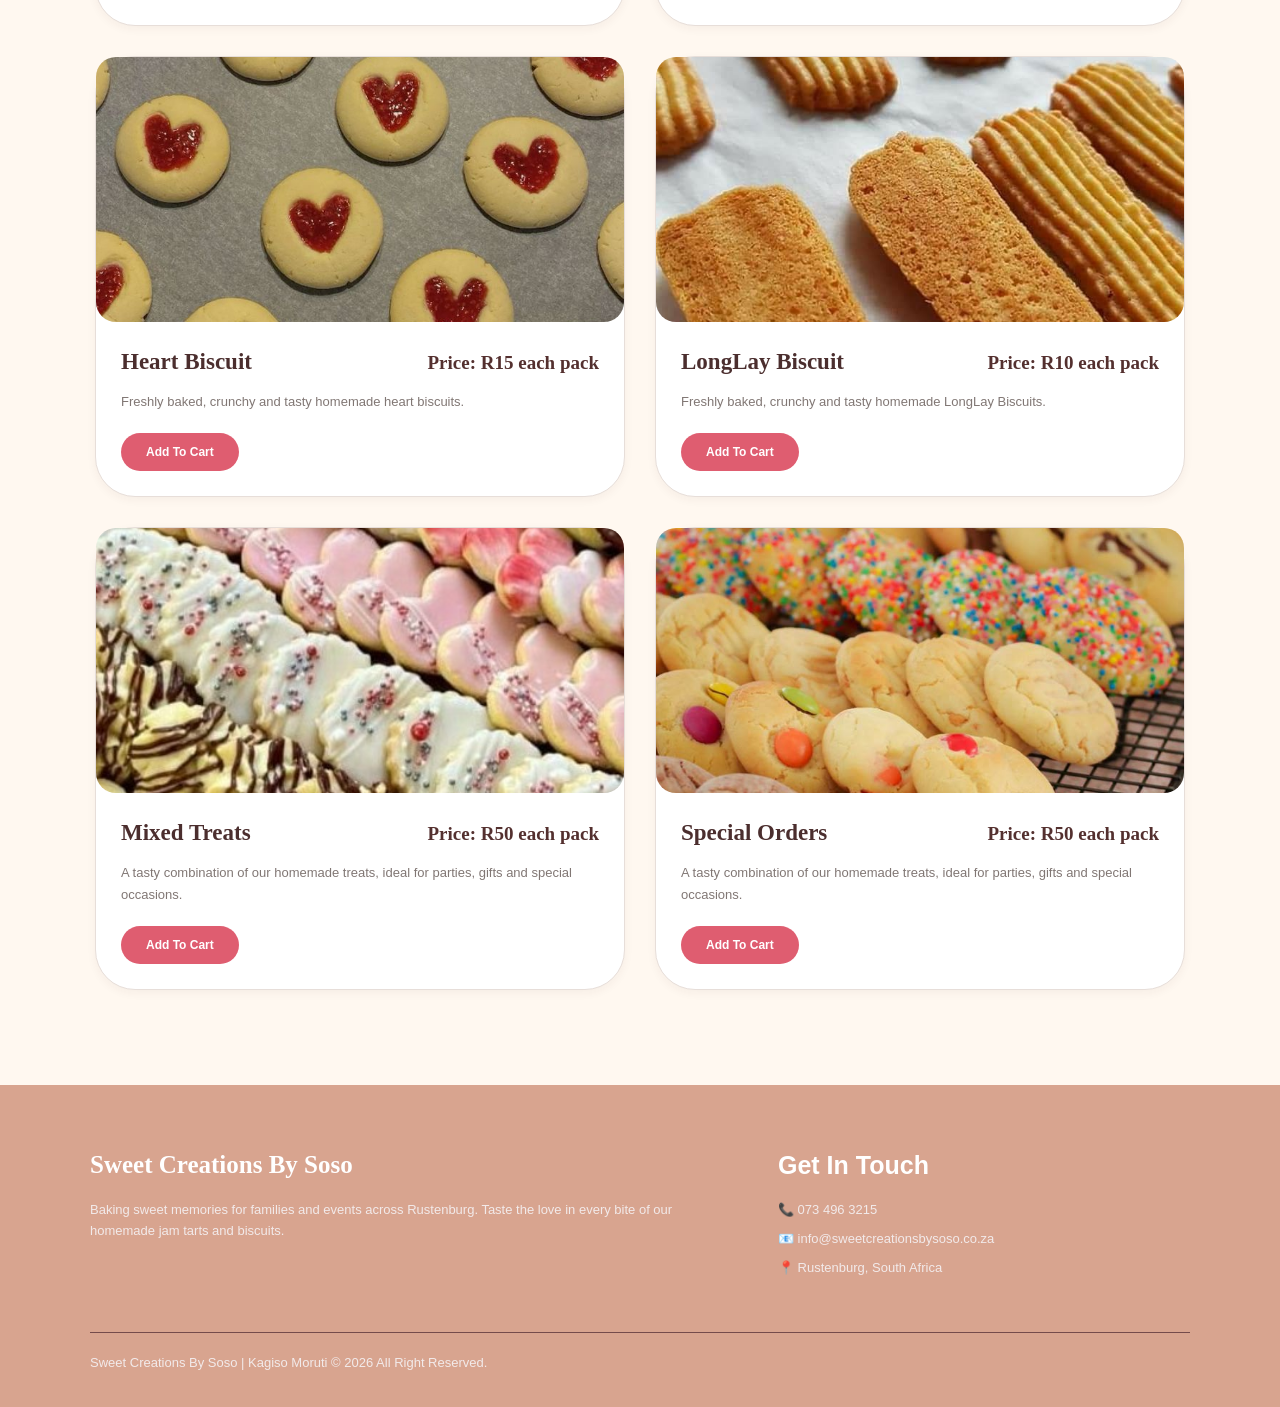
<file: products.html>
﻿<!DOCTYPE html>
<html lang="en">
<head>
    <meta charset="UTF-8">
    <meta name="viewport" content="width=device-width, initial-scale=1.0">
    <meta name="description" content="Browse homemade apricot and raspberry jam tarts, rainbow biscuits, heart biscuits and mixed sweet treats from Sweet Creations By Soso in Rustenburg.">
    <meta name="author" content="Sweet Creations By Soso">
    <meta name="keywords" content="Sweet Creations By Soso, Rustenburg bakery, homemade baked goods, wholesale orders, special orders, product enquiries, jam tarts, biscuits, sweet treats, apricot jam tarts, raspberry jam tarts, rainbow biscuits, heart biscuits, mixed treats">
    <title> Products | Sweet Creations By Soso</title>
    <link rel="stylesheet" href="css/styles.css">
    <link rel="icon" href="_images/_logo.jpg" type="image/jpeg">
</head>
<body>
        <header> 
            <nav>
            <div class="logo">
                <img src="_images/_logo.jpg" height="150" weight="100" alt="Sweet Creations By Soso Logo"> </div>
                <h1>Sweet Creations By Soso </h1>
                <p> Homemade baked goods made with love</p>
            </div>
        </nav>

        <div class="header-buttons">
        <a href="cart.html">Cart 🛒</a></button>
        </div>

            <nav>
                <a href="index.html"> Home</a> |
                <a href="about.html"> About</a> |
                <a href="products.html"> Products</a> |
                <a href="enquiry.html"> Enquiry</a> |
                <a href="contact.html"> Contact</a> |
                <a href="profile.html">Profile</a>
            </nav>
        </header>

        <main>

        <section class="products-section">

            <div class="products-heading">
                    <span>Freshly Baked Daily</span>
                <h1> Our Products</h1> 
            </div>

            <div class="products-container">
                <!-- Jam Tarts -->
                
                    <div class="product-card">
                    <img src="_images/Jamtertjies _ Eggless Jam Tarts - The Big Tasty Bite.jpg" alt="Homemade Apricot jam tarts.">

                    <div class="product-info">

                        <div class="product-title">
                            <h3> Apricot Jam Tarts </h3>
                        <span class= "price"><strong>Price: R15.00 each pack</strong></span>
                        </div>

                    <p>
                       Delicious homemade jam tarts with a sweet apricot jam filling. 
                    </p>

                    <button class="add-cart" onClick="addToCart('Apricot Jam Tarts', 15)"> Add to Cart</button>
                    </div>
                </div>
                   

            
                <div class="product-card">
                   <img src="_images/Syltrutor_ Swedish Jam Bars.jpg" alt="Homemade Raspberry jam tarts.">

                   <div class="product-info">

                    <div class="product-title">
                         <h3>Raspberry Jam Tart</h3>
                        <span class="price"><strong>Price: R15.00 each pack</strong></span>
                    </div>

                    <p> Delicious homemade jam tarts with a sweet raspberry jam filling</p>

                    <button class="add-cart" onClick="addToCart('Raspberry Jam Tart', 15)">
                        Add To Cart
                    </button>
                </div>
            </div>

                

                 <!-- Biscuits -->
                <div class="product-card">
                    
                    <img src="_images/_rainbowbiscuits.jpg" alt="Homemade Rainbow Design Biscuit">

                    <div class="product-info">
                        <div class="product-title">
                            <h3>Rainbow Biscuits</h3>

                    <span class="price"><strong>Price: R12.00 each pack</strong></span>
                    </div>

                    <p>
                        Freshly baked, crunchy and tasty homemade rainbow biscuits.
                    </p>

                    <button class="add-cart" onClick="addToCart('Rainbow Biscuits',12 )">
                        Add To Cart
                    </button>
                </div>
            </div>

                  
                <div class="product-card">
                    <img src="_images/stripybiscuits.jpg" alt="Homemade Strippy Design Biscuit">
                        
                        <div class="product-info">
                            <div class="product-title">
                            <h3>Strippy Biscuit</h3>

                        <span class="price"><strong>Price: R12.00 each pack </strong></span>
                     </div>

                     <p>
                        Freshly baked, crunchy and tasty homemade strippy biscuits
                     </p>

                    <button class="add-cart" onClick="addToCart('Strippy Biscuit',12 )">
                        Add To Cart
                    </button>

                    </div>
                </div>

                    
                    
                    <div class="product-card">
                        <img src="_images/_heartbiscuits.jpg" alt="Homemade Heart Design Biscuit">

                        <div class="product-info">
                            <div class="product-title">
                                <h3>Heart Biscuit</h3>
                        
                   
                      <span class="price"><strong>Price: R15 each pack</strong></span>
                    </div>

                      <p>
                        Freshly baked, crunchy and tasty homemade heart biscuits.
                      </p>

                    <button class="add-cart" onClick="addToCart('Heart Biscuit',15)">
                        Add To Cart
                    </button>
                    </div>
                </div>

                    
                    <div class="product-card">
                        <img src="_images/_longbiscuits.jpg" alt="Homemade LongLay Design Biscuit">

                        <div class="product-info">

                            <div class="product-title">
                            <h3>LongLay Biscuit</h3>
                        <span class="price"><strong>Price: R10 each pack</strong></span>
                    </div>

                    <p> 
                        Freshly baked, crunchy and tasty homemade LongLay Biscuits.
                    </p>

                   <button class="add-cart" onClick="addToCart('LongLay Biscuit', 10)">
                    Add To Cart
                    </button>
                  </div>
                </div>

                <div class="product-card">
                    <img src="_images/specialorder2.jpg" alt="Special Order Mixed Treats">

                    <div class="product-info">
                        <div class="product-title">
                            <h3> Mixed Treats </h3>


                             <span class="price"><strong>Price: R50 each pack</strong></span>
                             </div>

                             <p>
                                A tasty combination of our homemade treats, ideal for parties, gifts and special occasions.
                             </p>

                            <button class="add-cart" onClick="addToCart('Mixed Treats', 50)">
                                Add To Cart
                            </button> 
                        </div>
                    </div>

                     <div class="product-card">
                    <img src="_images/specialorder1.jpg" alt="Special Order Mixed Treats">

                    <div class="product-info">
                        <div class="product-title">
                            <h3> Special Orders </h3>


                             <span class="price"><strong>Price: R50 each pack</strong></span>
                             </div>

                             <p>
                                A tasty combination of our homemade treats, ideal for parties, gifts and special occasions.
                             </p>

                            <button class="add-cart" onClick="addToCart('Special Orders', 50)">
                                Add To Cart
                            </button> 
                        </div>
                    </div>
                </div>
            </section>
        </main>

       <footer>
            <div class="footer-container">

                <div>
                    <h3> Sweet Creations By Soso</h3>

                    <p>
                        Baking sweet memories for families and events across Rustenburg. Taste the love in every bite of our homemade jam tarts and biscuits.
                    </p>
                </div>

                <div class="footer-contact">

                    <h4> Get In Touch</h4>

                    <p> 📞 073 496 3215</p>
                    <p> 📧 info@sweetcreationsbysoso.co.za</p>
                    <p> 📍 Rustenburg, South Africa</p>
                </div>
            </div>

            <div class="footer-bottom">
            <p>Sweet Creations By Soso | Kagiso Moruti &copy; 2026 All Right Reserved.</p>
            </div>
        </footer>
        <script src="js/script.js" defer></script>
</body>
</html>
</file>
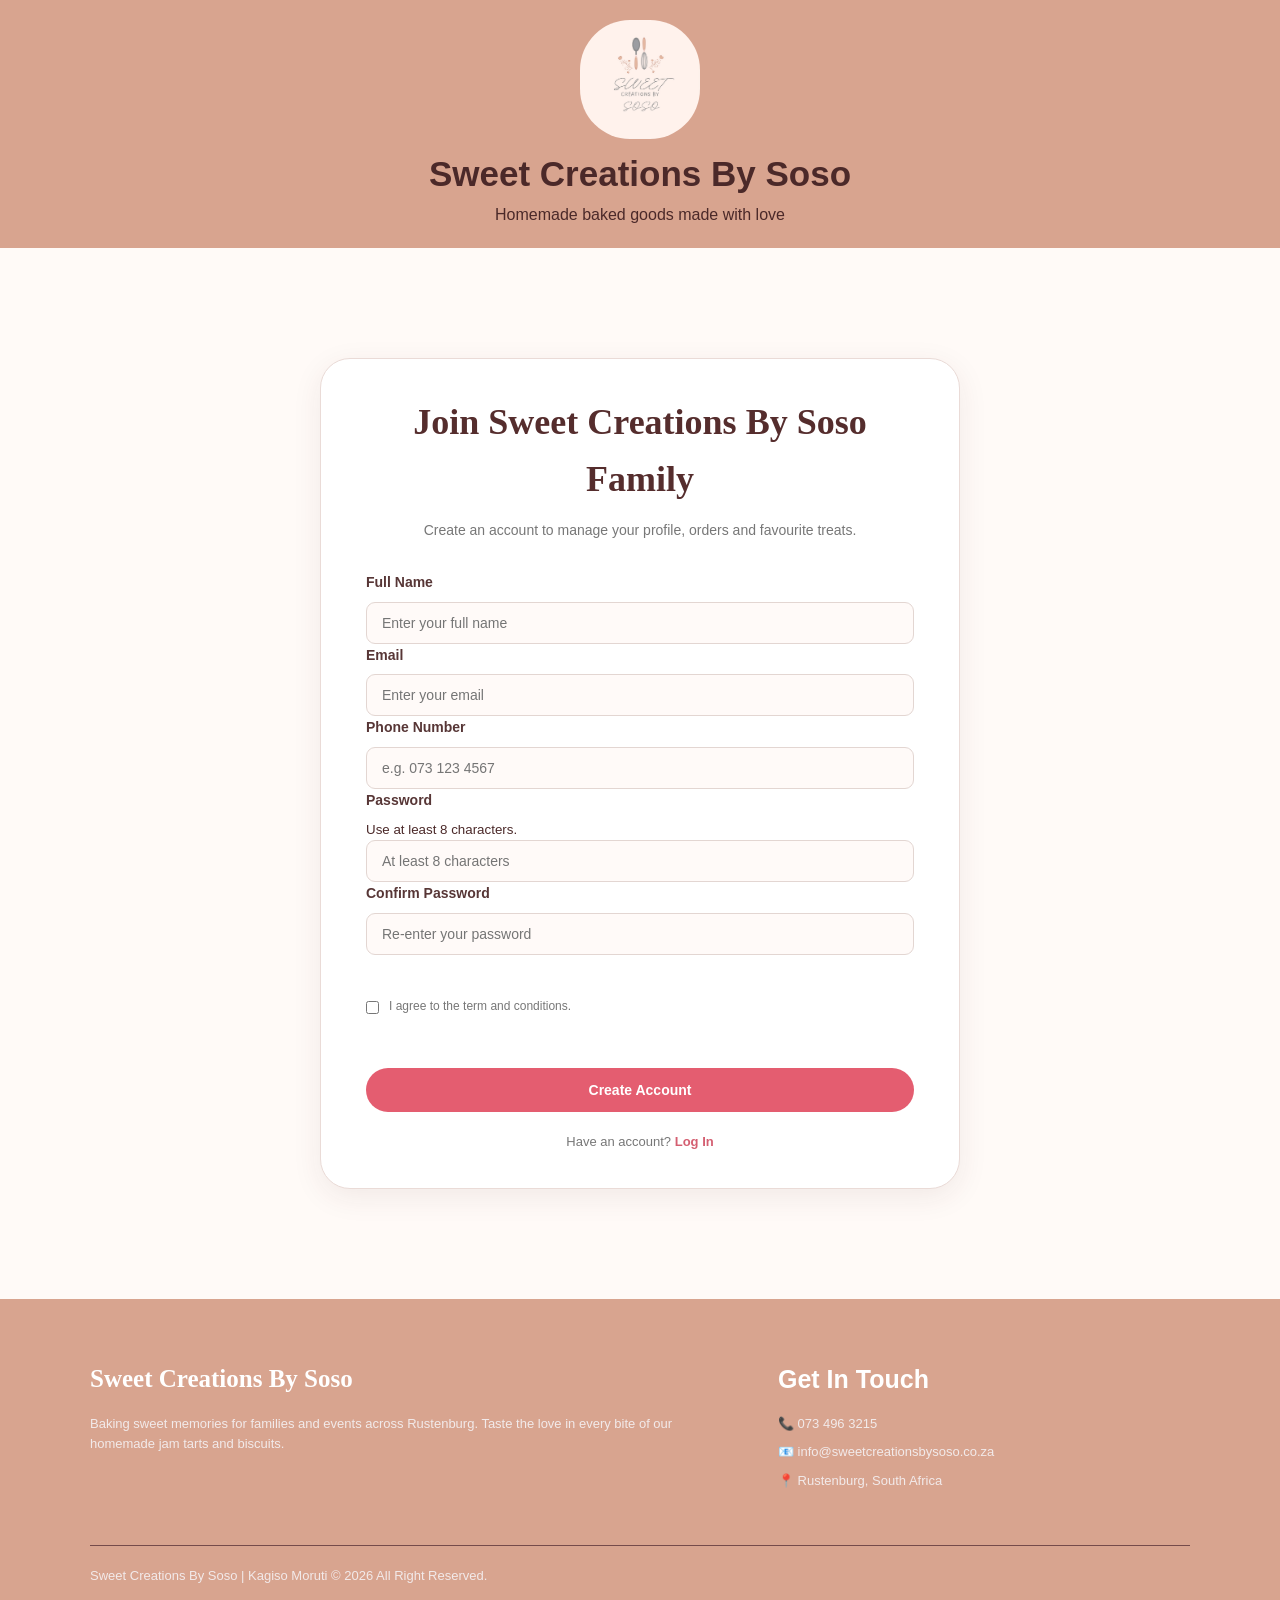
<file: signup.html>
﻿<!DOCTYPE html>
<html lang="en">
<head>
    <meta charset="UTF-8">
    <meta name="viewport" content="width=device-width, initial-scale=1.0">
    <meta name="description" content="Create a Sweet Creations By Soso demo account to manage your profile and make enquiries about homemade biscuits, jam tarts and sweet treats.">
    <meta name="author" content="Sweet Creations By Soso">
    <meta name="keywords" content="Sweet Creations By Soso, Rustenburg bakery, homemade baked goods, wholesale orders, special orders, product enquiries, customer signup">
    <title>Create an Account | Sweet Creations By Soso</title>
    <link rel="stylesheet" href="css/styles.css">
    <link rel="icon" href="_images/_logo.jpg" type="image/jpeg">
</head>
<body>

        <!-- Header Section -->
        <header>
            <div class="logo">
                <img src="_images/_logo.jpg" height="150" width="150" alt="Sweet Creations Logo"> </div>
                <h1>Sweet Creations By Soso</h1>

                <p> Homemade baked goods made with love</p>
  
</header>

<main class="auth-page">

    <div class="auth-card">

       

        <h1>
            Join Sweet Creations By Soso Family
        </h1>

        <p class="auth-description">
            Create an account to manage your profile, orders and favourite treats.
        </p>

        <form id="SignupForm">

            <div class="auth-form-group">

                <label for="signupName">
                    Full Name
                </label>

                <input
                type="text" id="signupName" name="name" autocomplete="name" minlength="2" maxlength="80" placeholder="Enter your full name" required>

                <label for="signupEmail">
                    Email
                </label>

                <input
                type="email" id="signupEmail" name="email" autocomplete="email" maxlength="254" placeholder="Enter your email" required>

                <label for="signupPhone">
                    Phone Number
                </label>

                <input
                type="tel" id="signupPhone" name="phone" autocomplete="tel" inputmode="tel" pattern="[+()0-9\s-]{7,20}" minlength="7" maxlength="20" placeholder="e.g. 073 123 4567" required>

                <label for="signupPassword">
                    Password
                </label>
                <small id="passwordHelp">Use at least 8 characters.</small>

                <input
                type="password" id="signupPassword" name="password" autocomplete="new-password" minlength="8" maxlength="128" aria-describedby="passwordHelp" placeholder="At least 8 characters" required>

                <label for="signupConfirmPassword">
                    Confirm Password
                </label>

                <input
                type="password" id="signupConfirmPassword" name="confirmPassword" autocomplete="new-password" minlength="8" maxlength="128" placeholder="Re-enter your password" required>
            </div>

             <div class="login-option">
                <label class="terms">
                    <input type="checkbox" id="terms" name="terms" required>
                    <span>I agree to the term and conditions.</span>
                </label>

                
            </div>

            <button type="submit" class="submit-btn">Create Account</button>
        </form>

         <p class="switch">
            Have an account?

            <a href="login.html">Log In</a>
        </p>
    </div>

</main>

 <footer>
            <div class="footer-container">

                <div>
                    <h3> Sweet Creations By Soso</h3>

                    <p>
                        Baking sweet memories for families and events across Rustenburg. Taste the love in every bite of our homemade jam tarts and biscuits.
                    </p>
                </div>

                <div class="footer-contact">

                    <h4> Get In Touch</h4>

                    <p> 📞 073 496 3215</p>
                    <p> 📧 info@sweetcreationsbysoso.co.za</p>
                    <p> 📍 Rustenburg, South Africa</p>
                </div>
            </div>

            <div class="footer-bottom">
            <p>Sweet Creations By Soso | Kagiso Moruti &copy; 2026 All Right Reserved.</p>
            </div>
        </footer>
    <script src="js/script.js" defer></script>
</body>
</html>
</file>
<file: css/styles.css>
*{
    margin: 0;
    padding: 0;
    box-sizing: border-box;
}

body {
    font-family: Arial, Helvetica, sans-serif;
    background-color: #fff8f0;
    color: #4b2929;
    line-height: 1.6;
    overflow-wrap: break-word;
}

img,
iframe {
    max-width: 100%;
}

header {
    background-color: #d8a48f;
    padding: 20px 0;
    text-align: center;
}

header .container {
    display: flex;
    justify-content: space-between;
    align-items: center;
    flex-wrap: wrap;
    padding: 20px 40px;
}

.header-buttons {
    display: flex;
    justify-content: center;
    gap: 10px;
    margin: 10px 0;
}

.header-buttons a {
    text-decoration: none;
    color: white;
    background-color: #39300a;
    padding: 10px 18px;
    border-radius: 20px;
    font-size: 14px;
}

.header-buttons a:hover {
    background-color: #4b4422;
}


header h1 {
    font-size: clamp(26px, 4vw, 35px);
}

nav ul {
    list-style: none;
    display: flex;
    gap: 20px;
}

.logo img{
    border-radius: 50px;
    width: 120px;
    height: auto;
    margin: 0 auto;
}

.logo h1 {
    font-size: 28px;
    display: flex; /* Use flexbox to align the logo image and text */
    align-items: center; /* Vertically center the items */
    gap: 10px; /* Space between the logo image and text */
    font-size: 28px;
    letter-spacing: 2px;
}

.logo h1 img {
    height: 200px; /* Adjust the height of the logo image */
    width: auto; /* Maintain aspect ratio */
    object-fit: contain; /* Ensure the image fits within the specified height */
}

.logo:hover {
    transform: scale(1.05);
    transition: transform 0.3s ease;
}

.tagline {
    font-size: 14px;
    color: rgba(255, 255, 255, 0.6);
    margin-top: 5px;
    font-weight: 400;
}

/*  pseudo-selector is a keyword added to a CSS selector that allows you to style elements based on temporary states, user behavior, or specific parts of an element without needing to change your HTML */
nav a:link {
    color: rgba(255, 255, 255, 0.8);
    text-decoration: none;
    font-weight: 600;
    padding: 8px 0;
    transition: color 0.3s ease;
}

nav a:visited {
    color: rgba(255, 255, 255, 0.6);
}

nav a{
    color: white;
    display: inline-block;
    text-decoration: none;
    margin: 8px;
    font-weight: bold;
}

header > nav:last-of-type {
    display: flex;
    flex-wrap: wrap;
    justify-content: center;
    align-items: center;
    gap: 0 6px;
    font-size: 0;
}

header > nav:last-of-type a {
    margin: 6px 8px;
    font-size: 16px;
}

nav a:hover{
    color: #4b2e2e;
}


.hero{ 
    background: linear-gradient(135deg, #f5e0d3, #f9f1ed);
    display: flex;
    flex-wrap: wrap;
    justify-content: center;
    align-items: center;
    gap: 40px;
    padding: clamp(24px, 5vw, 50px);
}

.hero img{
    width: min(100%, 520px);
    height: auto;
    border-radius: 20px;
    flex: 1 1 320px;
}

.hero-text {
    flex: 1 1 320px;
}

.hero img:hover {
    transform: scale(1.05);
    transition: transform 0.3s ease;
}


.hero h2{
    font-size: 40px;
    color: #4b2e2e;
}

.button{
    background-color: #9e4747;
    display: inline-block;
    color: white;
    border: none;
    padding: 12px 25px;
    cursor: pointer; /*where a user can click on a button to perform an action*/
    border-radius: 25px;
}

.hero-button{
    background-color: #e6b795;
    display: inline-block;
    color: white;
    border: none;
    padding: 12px 25px;
    cursor: pointer; /*where a user can click on a button to perform an action*/
    border-radius: 10px;
    text-decoration: none;
}

.hero-button:hover{
    background-color: #8a5e3f;
}

.hero-button:link {
    color: white;
}

button:hover{
    background-color: #c59675;
}


.features{
    display: flex;
    flex-direction: column;
    align-items: center;
    text-align: center;
    padding: 40px;
}

.features .card{
    background-color: #e4cfbf;
    color: rgb(170, 133, 133);
    padding: 20px 30px;
    text-decoration: none;
    border: 2px solid rgb(196, 170, 170);
    border-radius: 50px;
    font-weight: 600;
    display: flex;
    flex-direction: column;
    align-items: center;
}

.features-container{
    display: grid;
    grid-template-columns: repeat(auto-fit, minmax(min(100%, 250px), 1fr));
    justify-content: center;
    gap: 40px;
    margin: 0 auto;
    max-width: 1200px;
    width: 100%;
}

.features img{
    width: min(100%, 250px);
    height: auto;
    aspect-ratio: 1;
    object-fit: cover;
    border-radius: 20px;
    display: block;
    margin: 0 auto;
}

.features h2{
    align-items: center;
    font-size: 50px;
    margin-bottom: 20px;
    color: #4b2e2e;
    gap: 20px;
}

.features h3{
    font-size: 20px;
    margin-bottom: 10px;
    color: #9e4747;
}

.features p{
    font-size: 12px;
    color: rgb(15, 15, 15);
}

.card {
    background-color: #c87e4a;
    color: white;
    padding: 10px 20px;
    text-decoration: none;
    border: 2px solid white;
    border-radius: 50px;
    font-weight: 600;
    display: inline-block;
}

.card:hover {
    background-color: #dbab89;
    color: #1a1a2e;
    transform: translateY(-3px);
    box-shadow: 0 8px 25px rgba(255, 255, 255, 0.2);
}

/* Products Section */

.products-section {
    width: 90%;
    max-width: 1100px;
    margin: 0 auto;
    padding: 70px 0 ;
    
}

.products-heading{
    text-align: center;
    margin-bottom: 45px;
}

.products-heading span {
    color: #c86c7b;
    font-size: 11px;
    font-weight: 700;
    letter-spacing: 1px;
}

.products-heading h1 {
    font-family:Georgia, 'Times New Roman', Times, serif;
    color: #54302f;
    font-size: 42px;
    margin-top: 8px;
}

.products-container {
    display: grid;
    grid-template-columns: repeat(2, minmax(0, 1fr));
    gap: 30px;
    align-items: center;
    padding: 10px 5px 25px;
}

.product-card {
    width: 100%;
    background: #ffffff;
    border: 1px solid #e7ded9;
    border-radius: 40px;
    box-shadow: 0 3px 10px rgba(80, 40, 30, 0.05);

}

.product-card:hover {
    transform: translateY(-5px);
    box-shadow: 0 8px 20px rgba(80, 40 30, 0.12);
}

.product-card img {
    width: 100%;
    border-radius: 20px;
    height: 265px;
    display: block;
    margin: 0 auto;
    object-fit: cover;

}

.product-info {
    padding: 22px 25px 25px;
}

.product-title {
    display: flex;
    justify-content: space-between;
    align-items: center;
    gap: 15px;
    margin-bottom: 10px;
}

.product-title h3 {
    font-family:Georgia, 'Times New Roman', Times, serif ;
    font-size: clamp(18px, 2.2vw, 23px);
    color: #4b2e2e;
}
.product-title span {
    font-family:'Times New Roman', Times, serif;
    color: #54302f;
    font-size: 19px;
    font-weight: 600;
    white-space: normal;
    text-align: right;
}

.price {
    font-family: Georgia, 'Times New Roman', Times, serif;
    font-size: 20px;
    font-weight: bold;
    color: #4b2e2e;
    white-space: nowrap;
}

.product-info p {
    color: #817774;
    font-size: 13px;
    line-height: 1.7;
    margin-bottom: 20px;
}

.add-cart {
    border: none;
    background: #df5d70;
    color: #ffffff;
    padding: 12px 25px;
    border-radius: 25px;
    font-size: 12px;
    font-weight: 600;
    cursor: pointer;
}

.add-cart:hover {
    background: #c84f62;
    transform: translateY(-2px);
}



/* about us page */

.about-heading {
    text-align: center;
    padding-top: 68px;
    padding-bottom: 38px;
}

.about-heading h1 {
    font-family:'Times New Roman', Times, serif;
    font-size: 40px;
    font-weight: 600;
    color: #552f2e;
}

.hero-section {
    width: 89.5%;
    max-width: 1050px;
    font-family: Georgia, 'Times New Roman', Times, serif;
    grid-template-columns: minmax(0, 1fr) minmax(220px, 330px);
    align-items: center;
    gap: 5px;
    padding: 0 0 80px;
    display: grid;
    margin: 0 auto;
}

.hero-story h3 {
    font-family: Georgia, 'Times New Roman', Times, serif;
    font-size: 30px;
    color: #4b2929;
    margin-bottom: 20px;
    flex: 1px;
}

.hero-story p {
    max-width: 620px;
    font-size: 16px;
    color: #6d5a5a;
    margin-bottom: 20px;
    flex: 1px;
}

.owner {
    text-align: center;
}

.owner-image {
    width: 280px;
    height: 270px;
    margin: 0 auto 12px;
    border-radius: 50%;
    padding: 5px;
    border: 4px solid #dc7084;
    overflow: hidden;
}

.owner-image img {
    width: 100%;
    height: 100%;
    object-fit: cover;
    border-radius: 50%;
    flex: 0 0 auto;
    gap: 10px;
}

.owner-image:hover {
    transform: scale(1.05);
    transition: transform 0.3s ease;
}

.owner h3 {
    font-family:Georgia, 'Times New Roman', Times, serif;
    font-size: 17px;
    color: #51302e;
    margin-bottom: 1px;
}

.owner span{
    font-size: 10px;
    font-weight: 600;
    color: #bf6875;
    letter-spacing: 3px;
}

.about-cards {
    width: 89.5%;
    max-width: 1050px;
    margin: 0 auto;
    display: grid;
    grid-template-columns: repeat(2, minmax(0, 1fr));
    padding-bottom: 65px;
    gap: 40px;
}

.cards {
    box-sizing: border-box;
    width: 100%;
    min-width: 0;
    background: #ffffff;
    border: 3px solid #e8dfda;
    border-radius: 30px;
    padding: 30px;
    gap: 10px;
    min-height: 220px;
    box-shadow: 0 2px 7px rgba(80, 40, 30, 0.03);
}

.cards:hover {
    background-color: #e9d3d3;
    transform: translateY(-5px);
    transition: transform 0.3s ease;
}


.cards h4 {
    font-size: 25px;
    font-family: Cambria, Cochin, Georgia, Times, 'Times New Roman', serif;
    color: #54302f;
    margin-bottom: 12px;
}

.cards p {
    color: #817774;
    font-size: 15px;
    max-width: 450px;
}



/* enquiry page */

.enquiry-section {
    width: 90%;
    max-width: 1200px;
    margin: 70px auto;
    display: grid;
    grid-template-columns: minmax(0, 0.8fr) minmax(0, 1.2fr);
    gap: clamp(24px, 5vw, 60px);
    align-items: start;

}

.enquiry-info {
    padding-top: 10px;
}

.enquiry-info .small-title {
    color: #d56b79;
    font-size: 13px;
    font-weight: bold;
    text-transform: uppercase;
    margin-bottom: 15px;
}

.enquiry-info h2 {
    font-family: Georgia, 'Times New Roman', Times, serif;
    font-size: 43px;
    line-height: 1.15;
    color: #4d2929;
    margin-bottom: 25px;
}

.enquiry-info p {
    color: #756666;
    font-size: 16px;
    margin-bottom: 25px;
    max-width: 500px;
}

.enquiry-info li {
    margin: 15px 0;
    font-weight: bold;
    color: #654b4b;
}

.enquiry-form {
    background-color: #ffffff;
    border: 1px solid #e7dcd7;
    border-radius: 20px;
    padding: clamp(20px, 4vw, 40px);
    box-shadow: 0 3px 12px rgba(70, 40, 40, 0.05);
}

.enquiry-form h2 {
    font-family: Georgia, 'Times New Roman', Times, serif;
    font-size: 27px;
    color: #4d2929;
    margin-bottom: 25px;
}

.form-row {
    display: grid;
    grid-template-columns: minmax(0, 1fr);
    gap: 20px;
}

.form-group {
    display: flex;
    flex-direction: column;
    margin-bottom: 20px;
}

.form-group label {
    font-size: 13px;
    font-weight: bold;
    color: #4d3a3a;
    margin-bottom: 7px;
}

.form-group input,select, textarea {
    width: 100%;
    padding: 13px;
    border: 1px solid #e4d8d3;
    border-radius: 8px;
    background-color: #fffaf8;
    font-family:Arial, Helvetica, sans-serif;
    font-size: 14px;
    color: #4d3a3a;
    outline: none;
}

.form-group input:focus, select:focus, textarea:focus {
    border-color: #df6375;
    box-shadow: 0 0 0 2px rgba(223, 99, 117, 0.12)
}

.form-group textarea {
    min-height: 110px;
    resize: vertical;
}

.submit-btn {
    border: none;
    background-color: #e45d70;
    color: white;
    padding: 14px 28px;
    border-radius: 30px;
    font-size: 14px;
    font-weight: bold;
    cursor: pointer;
    transition: 0.3s;
}

.submit-btn:hover {
    background-color: #c94d61;
    transform: translateY(-2px);
}

.checkout-section {
    grid-template-columns: 0.8fr 1.2fr;
}

.checkout-card h2 {
    margin-bottom: 16px;
}

.checkout-summary {
    margin-bottom: 30px;
    padding-bottom: 22px;
    border-bottom: 1px solid #e7dcd7;
}

.checkout-item {
    display: flex;
    justify-content: space-between;
    gap: 16px;
    padding: 8px 0;
}

.checkout-total {
    display: flex;
    justify-content: space-between;
    margin-top: 12px;
    font-size: 18px;
}

.checkout-empty {
    color: #756666;
}

.checkout-empty a {
    color: #a94355;
    font-weight: bold;
}

.checkout-card form[hidden] {
    display: none;
}

.checkout-card .form-group span {
    font-weight: normal;
}

/* Contact page */

.contact-section {
    max-width: 1180px;
    margin: 80px auto;
    padding: 0 30px;
    display: grid;
    grid-template-columns: minmax(0, 1.1fr) minmax(0, 0.9fr);
    gap: clamp(24px, 5vw, 70px);
    align-items: start;
}

.contact-forms {
    display: flex;
    flex-direction: column;
    gap: 30px;
}

.small-title {
    color: #c97987;
    font-size: 12px;
    font-weight: bold;
}

.contact-info h2{
    font-family:Georgia, 'Times New Roman', Times, serif;
    font-size: 40px;
    margin: 15px 0;
    color: #4e2929;
}

.intro {
    color: #777;
    margin-bottom: 35px;
    font-size: 15px;
}

.contact-item {
    display: flex;
    align-items: center;
    gap: 15px;
    margin-bottom: 25px;
}

.contact-item span {
    display: block;
    font-size: 10px;
    font-weight: bold;
    color: #8a7474;
    margin-bottom: 2px;
}

.contact-item strong {
    display: block;
    font-family:Georgia, 'Times New Roman', Times, serif;
    font-size: 15px;
    color: #4e2929;
}

.contact-row {
    width: 100%;
}

.map {
    width: 100%;
    height: 330px;
    border-radius: 30px;
    overflow: hidden;
    border: 1px solid #eadbd7;
}

.map iframe {
    width: 100%;
    height: 100%;
}

.message-box {
    background-color: white;
    border: 1px solid #eadbd7;
    border-radius: 20px;
    padding: 30px;
    box-shadow: 0 30px 10px rgba(0,0,0,0.03);
}

.message-box h3 {
    font-family: Georgia, 'Times New Roman', Times, serif;
    font-size: 25px;
    margin-bottom: 20px;
}

form {
    display: flex;
    flex-direction: column;
    gap: 12px;
}

input, textarea {
    width: 100%;
    padding: 14px;
    border: 1px solid #eadbd7;
    border-radius: 8px;
    background-color: #fffaf8;
    font-family:Arial, Helvetica, sans-serif;
    font-size: 14px;
    outline: none;
}

input:focus, textarea:focus {
    border-color: #d96578;
}

textarea {
    height: 95px;
    resize: vertical;
}

/* Profile Page */

.profile-page {
    background: #fffaf7;
    padding: clamp(32px, 6vw, 70px) 7%;
    min-height: 700px;
    
}

.profile-container {
    display: flex;
    gap: 50px;
}

.profile-title {
    text-align: center;
    margin-bottom: 45px;
}

.small-title {
    color: #d96b7b;
    font-size: 14px;
    font-weight: bold;
    letter-spacing: 1px;
}

.profile-title h2 {
    color: #572f2f;
    font-family: Georgia, 'Times New Roman', Times, serif;
    font-size: 48px;
    margin: 10px 0;
}

.profile-title p:last-child {
    color: #777;
}

.profile-layout {
    display: grid;
    grid-template-columns: minmax(240px, 320px) minmax(0, 1fr);
    gap: 30px;
    max-width: 1100px;
    margin: 40px auto;
    align-items: start;
}

.profile-column {
    display: flex;
    flex-direction: column;
    gap: 25px;
}

.profile-card {
    background: white;
    border: 1px solid #eadede;
    border-radius: 40px;
    padding: 35px;
    text-align: center;
    box-shadow: 0 5px 20px rgba(80, 40, 0.05);
    width: 100%;
    min-width: 0;
}

.profile-picture {
    width: 110px;
    height: 110px;
    margin: 0 auto 20px;
    background: #fde5e8;
    border-radius: 50%;
    display: flex;
    align-content: center;
    justify-content: center;
    font-size: 50px;
}

.profile-card h3 {
    color: #572f2f;
    font-family:Georgia, 'Times New Roman', Times, serif;
    font-size: 25px;
    margin-bottom: 5px;
}

.upload-button:hover {
    color: #e18c8c;
}

.profile-role {
    color: #c86b78;
    margin-bottom: 25px;
}

.information-card {
    
    align-items: center;
    background: white;
    border: 1px solid #eadede;
    border-radius: 40px;
    padding: 35px;
    text-align: center;
    box-shadow: 0 5px 20px rgba(80, 40, 0.05);
    width: 100%;
    min-width: 0;
}

.info-row {
   padding: 20px;
   margin: 0;
}

.info-row h3 {
    font-size: 20px;
    gap: 10px;
}

.info-row label {
    color: #a36b70;
    font-size: 13px;
    font-weight: bold;
    display: block;
    margin-bottom: 6px;
}

.info-row p {
    color: #4b4b4b;
    margin: 0;
}

.account-card {
    width: 100%;
    min-height: 220px;
    text-align: center;
    display: flex;
    flex-direction: column;
    justify-content: center;
    gap: 10px;
    padding: 35px 30px;

}

.account-card .submit-btn {
    width: 100%;
    max-width: 260px;
    margin: 0 auto;
}

.setting-button {
    background: #fff8f6;
    border: 1px solid #eadede;
    padding: 14px 20px;
    margin-right: 10px;
    border-radius: 10px;
    cursor: pointer;
}

/* Login & Sign up pages */

.auth-page {
    background-color: #fffaf7;
    display: flex;
    justify-content: center;
    align-items: center;
    padding: 60px 20px;
}

.auth-card {
    width: min(100%, 640px);
    max-width: 100%;
    margin: 50px auto;
    box-sizing: border-box;
    background-color: white;
    border: 1px solid #eadbd7;
    border-radius: 30px;
    padding: 35px 45px;
    box-shadow: 0 8px 30px rgba(80, 40, 40, 0.08)
}

.auth-small-title {
    text-align: center;
    color: #d36878;
    font-size: 15px;
    font-weight: bold;
    letter-spacing: 1px;
    margin-bottom: 8px;
}

.auth-card h1 {
    text-align: center;
    font-family:Georgia, 'Times New Roman', Times, serif;
    color: #552d2d;
    font-size: 36px;
    margin-bottom: 10px;
}

.auth-description {
    text-align: center;
    color: #777;
    font-size: 14px;
    margin-bottom: 30px;
}

.auth-form-group {
    display: flex;
    flex-direction: column;
    margin-bottom: 20px;
}

.auth-form-group label {
    color: #573636;
    display: block;
    font-size: 14px;
    font-weight: bold;
    margin-bottom: 8px;
}

.auth-form-group input {
    width: 100%;
    padding: 12px 15px;
    border: 1px solid #e3d6d2;
    border-radius: 9px;
    background-color: #fffaf8;
    color: #4d3030;
    box-sizing: border-box;
    font-size: 14px;
    outline: none;
}

.auth-form-group input:focus {
    border-color: #d96578;
    box-shadow: 0 0 0 3px rgba(217, 101, 120, 0.1);
}

.terms {
    display: flex;
    align-items: center;
    gap: 10px;
    align-items: flex-start;
    color: #777;
    font-size: 12px;
    margin: 5px 0 20px;
    white-space: normal;
}


.terms input {
    margin-top: 3px;
    accent-color: #d96578;
}

.login-option {
    display: flex;
    justify-content: space-between;
    align-items: center;
    margin: 5px 0 20px;
    font-size: 12px;
    color: #777;
}


.login-option label {
    display: flex;
    align-items: center;
    gap: 10px;
    white-space: nowrap;
}

.login-option input {
    accent-color: #d96578;
}


.login-option a {
    color: #d45f71;
    text-decoration: none;
}


.login-option a:hover {
    text-decoration: underline;
}


.switch {
    text-align: center;
    color: #777;
    font-size: 13px;
    margin-top: 20px;
}


.switch a {
    color: #d45f71;
    font-weight: bold;
    text-decoration: none;
}


.switch a:hover {
    text-decoration: underline;
}

/* Cart Page */

.cart-page {
    width: 90%;
    max-width: 1100px;
    margin: auto;
    padding: 70px 0;
}


.cart-heading {
    text-align: center;
    margin-bottom: 50px;
}


.cart-heading span {
    color: #c86c7b;
    font-size: 11px;
    font-weight: 700;
    letter-spacing: 1px;
}

.cart-heading h1 {
    font-family: "Playfair Display", serif;
    font-size: 42px;
    margin: 7px 0;
    color: #54302f;
}


.cart-heading p {
    color: #817774;
    font-size: 13px;
}

.cart-container {
    display: flex;
    flex-direction: column;
    gap: 20px;
    width: 100%;
    align-items: start;
}

.cart-items,
.cart-summary {
    width: 100%;
}

.cart-summary {
    padding: 22px 0;
    text-align: right;
}

.cart-item {
    background: white;
    border: 1px solid #e7ded9;
    border-radius: 16px;
    padding: 18px;
    display: grid;
    grid-template-columns: minmax(0, 1fr) auto auto auto;
    gap: 20px;
    align-items: center;
}


.cart-item img {
    width: 100px;
    height: 100px;
    object-fit: cover;
    border-radius: 12px;
}

.item-details h2 {
    font-family: "Playfair Display", serif;
    font-size: 20px;
    color: #54302f;
    margin-bottom: 5px;
}


.item-details p {
    font-size: 12px;
    color: #817774;
    margin-bottom: 7px;
}


.item-price {
    font-size: 12px;
    color: #c86c7b;
    font-weight: 600;
}

.quantity {
    display: flex;
    align-items: center;
    gap: 10px;
    border: 1px solid #e4d8d4;
    border-radius: 20px;
    padding: 5px 8px;
}

.quantity button {
    width: 25px;
    height: 25px;
    border: none;
    background: #fbecef;
    color: #b65f6f;
    border-radius: 50%;
    cursor: pointer;
    font-weight: bold;
}


.quantity span {
    min-width: 18px;
    text-align: center;
    font-size: 13px;
}

.item-total {
    font-weight: 700;
    color: #54302f;
    font-size: 14px;
    white-space: nowrap;
}


.summary-divider {
    width: 100%;
    border: none;
    padding-top: 20px;
    border-top: 1px solid #754b4b;
    height: 1px;
    background: #999;
    margin: 25px 0;
}

.total-line {
    display: flex;
    padding-top: 20px;
    border-top: 2px solid #754b4b;
    align-items: center;
    margin-bottom: 30px;
    width: 100%;
    font-weight: 600;
}

.total-line strong {
    font-family: "Playfair Display", serif;
    font-size: 24px;
    margin-left: auto;
    color: #c45d6e;
}

.cart-buttons {
    display: flex;
    gap: 20px;
    margin-top: 0;
    flex-wrap: wrap;
}

.cart-btn {
    border: none;
    background: #df5d70;
    color: white;
    padding: 12px 25px;
    border-radius: 25px;
    font-size: 12px;
    font-weight: 600;
    cursor: pointer;
}


.cart-btn:hover {
    background: #c84f62;
}


/* Footer Part */

footer{
    background-color: #d8a48f;
    color: white;
    padding: 60px 5% 25px;
}

.footer-container {
    max-width: 1100px;
    margin: auto;
    display: grid;
    grid-template-columns: minmax(0, 1.5fr) minmax(0, 1fr);
    gap: 70px;
}

footer h3 {
    font-family: Georgia, 'Times New Roman', Times, serif;
    font-size: 25px;
    margin-bottom: 15px;
}

footer h4 {
    font-size: 25px;
    text-decoration: uppercase;
    margin-bottom: 15px;
}

footer p {
    color: #f2eaea;
    font-size: 13px;
    margin-bottom: 8px;
}

.footer-contact p {
    display: flex;
    gap: 10px;
}

.footer-bottom {
    max-width: 1100px;
    margin: 45px auto 0;
    padding-top: 20px;
    border-top: 1px solid #754b4b;
    display: flex;
    justify-content: space-between;
    font-size: 12px;
    color: #d9bebe;
}

/* Responsive design */
@media screen and (max-width: 900px) {
    .hero {
        gap: 24px;
    }

    .hero-section {
        grid-template-columns: minmax(0, 1fr) minmax(180px, 260px);
        gap: 24px;
    }

    .owner-image {
        width: min(100%, 240px);
        height: auto;
        aspect-ratio: 1;
    }

    .enquiry-section,
    .checkout-section,
    .contact-section {
        grid-template-columns: minmax(0, 1fr);
        gap: 32px;
        margin-top: 45px;
        margin-bottom: 45px;
    }

    .enquiry-info h2 {
        font-size: clamp(30px, 5vw, 43px);
    }

    .profile-layout {
        grid-template-columns: minmax(220px, 0.8fr) minmax(0, 1.2fr);
    }

    .profile-page {
        padding-right: 5%;
        padding-left: 5%;
    }

    .cart-item {
        grid-template-columns: minmax(0, 1fr) auto auto;
        gap: 12px;
    }

    .item-details {
        grid-column: 1 / -1;
    }

    .footer-container {
        gap: 36px;
    }
}

@media screen and (max-width: 600px) {
    header {
        padding: 16px 12px;
    }

    .logo img {
        width: 88px;
    }

    header h1 {
        font-size: clamp(23px, 7vw, 30px);
        line-height: 1.2;
    }

    header > nav:last-of-type {
        gap: 0 2px;
    }

    header > nav:last-of-type a {
        margin: 4px 5px;
        font-size: 14px;
    }

    .header-buttons a {
        padding: 8px 14px;
    }

    .hero {
        flex-direction: column;
        padding: 28px 20px;
        text-align: center;
    }

    .hero img,
    .hero-text {
        flex: 0 1 auto;
        width: 100%;
    }

    .hero h2 {
        font-size: clamp(27px, 8vw, 36px);
    }

    .features {
        padding: 32px 18px;
    }

    .features h2 {
        font-size: clamp(32px, 9vw, 42px);
    }

    .features-container,
    .products-container,
    .about-cards {
        grid-template-columns: minmax(0, 1fr);
        gap: 22px;
    }

    .features .card {
        width: 100%;
        border-radius: 28px;
        padding: 20px;
    }

    .products-section {
        width: 92%;
        padding: 40px 0;
    }

    .products-heading {
        margin-bottom: 25px;
    }

    .products-heading h1,
    .cart-heading h1 {
        font-size: 34px;
    }

    .product-card {
        border-radius: 26px;
    }

    .product-card img {
        height: 220px;
    }

    .product-info {
        padding: 18px;
    }

    .product-title {
        align-items: flex-start;
        flex-direction: column;
        gap: 4px;
    }

    .product-title span {
        text-align: left;
    }

    .about-heading {
        padding: 42px 18px 24px;
    }

    .about-heading h1 {
        font-size: 32px;
    }

    .hero-section {
        width: 90%;
        grid-template-columns: minmax(0, 1fr);
        gap: 28px;
        padding-bottom: 45px;
    }

    .hero-story h3 {
        font-size: 26px;
    }

    .hero-story p {
        font-size: 15px;
    }

    .owner-image {
        width: min(70vw, 240px);
    }

    .about-cards {
        width: 90%;
        padding-bottom: 42px;
    }

    .cards {
        min-height: 0;
        padding: 22px;
    }

    .enquiry-section {
        width: 92%;
        margin: 32px auto;
    }

    .enquiry-info p {
        font-size: 15px;
    }

    .enquiry-form {
        padding: 22px 18px;
    }

    .enquiry-form h2 {
        font-size: 24px;
    }

    .contact-section {
        margin: 32px auto;
        padding: 0 18px;
    }

    .contact-info h2 {
        font-size: 34px;
    }

    .intro {
        font-size: 15px;
    }

    .intro br {
        display: none;
    }

    .contact-item strong {
        font-size: 14px;
        overflow-wrap: anywhere;
    }

    .map {
        height: 260px;
        border-radius: 20px;
    }

    .message-box {
        padding: 22px 18px;
    }

    .profile-page {
        padding: 36px 18px;
    }

    .profile-title {
        margin-bottom: 25px;
    }

    .profile-title h2 {
        font-size: 38px;
    }

    .profile-layout {
        grid-template-columns: minmax(0, 1fr);
        gap: 22px;
        margin: 24px auto;
    }

    .profile-card,
    .information-card {
        border-radius: 24px;
        padding: 24px 18px;
    }

    .profile-card h3 {
        font-size: 22px;
    }

    .info-row {
        padding: 8px;
        text-align: left;
    }

    .auth-page {
        padding: 24px 14px;
    }

    .auth-card {
        width: 100%;
        margin: 16px auto;
        padding: 26px 20px;
        border-radius: 22px;
    }

    .auth-card h1 {
        font-size: clamp(27px, 8vw, 34px);
    }

    .login-option {
        align-items: flex-start;
        flex-direction: column;
        gap: 8px;
    }

    .terms {
        font-size: 12px;
    }

    .cart-page {
        width: 92%;
        padding: 40px 0;
    }

    .cart-heading {
        margin-bottom: 30px;
    }

    .cart-heading p {
        font-size: 14px;
    }

    .cart-item {
        grid-template-columns: minmax(0, 1fr) auto;
        gap: 10px;
        padding: 16px 12px;
    }

    .item-details h2 {
        font-size: 18px;
    }

    .quantity {
        gap: 7px;
    }

    .cart-buttons {
        justify-content: stretch;
        gap: 10px;
    }

    .cart-buttons .cart-btn {
        flex: 1 1 100%;
        text-align: center;
    }

    .total-line strong {
        font-size: 21px;
    }

    footer {
        padding: 36px 20px 20px;
    }

    .footer-container {
        grid-template-columns: minmax(0, 1fr);
        gap: 22px;
    }

    footer h3,
    footer h4 {
        font-size: 21px;
    }

    .footer-bottom {
        margin-top: 28px;
        flex-direction: column;
        gap: 8px;
    }
}
</file>
